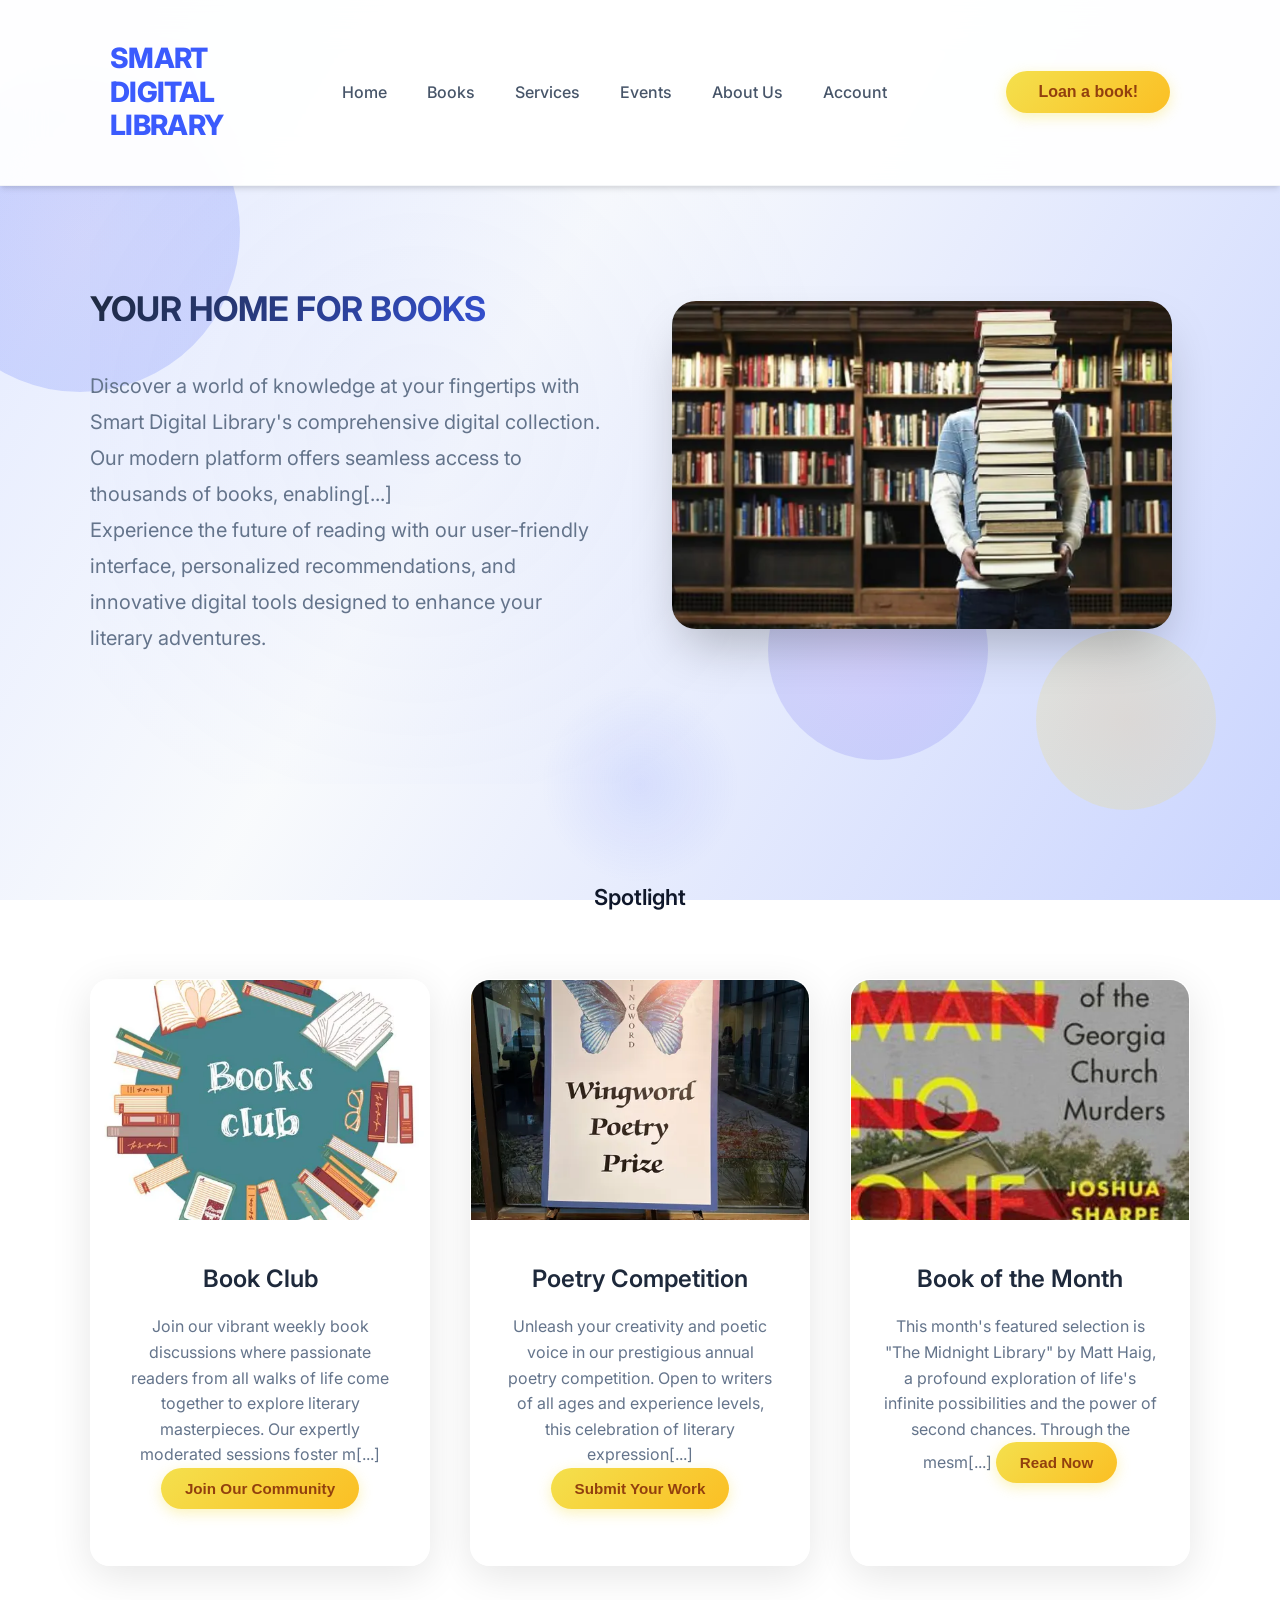
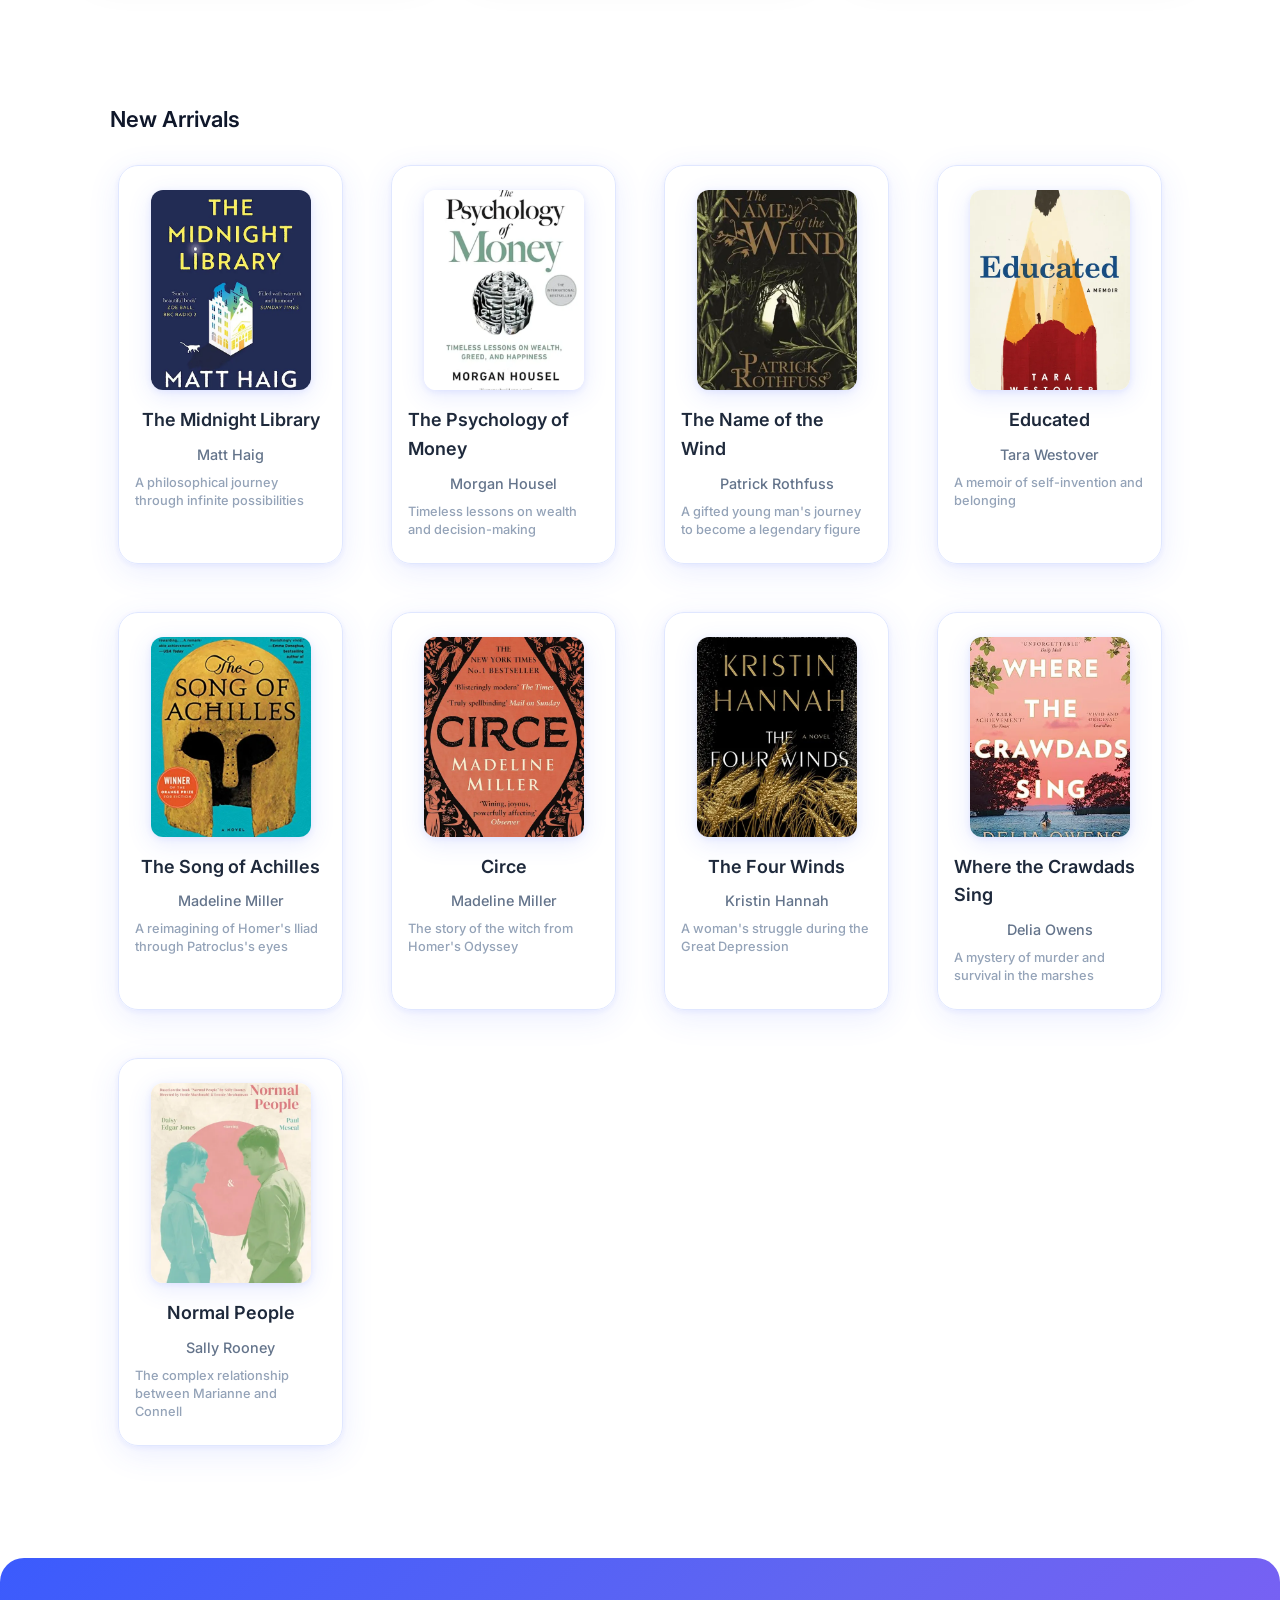
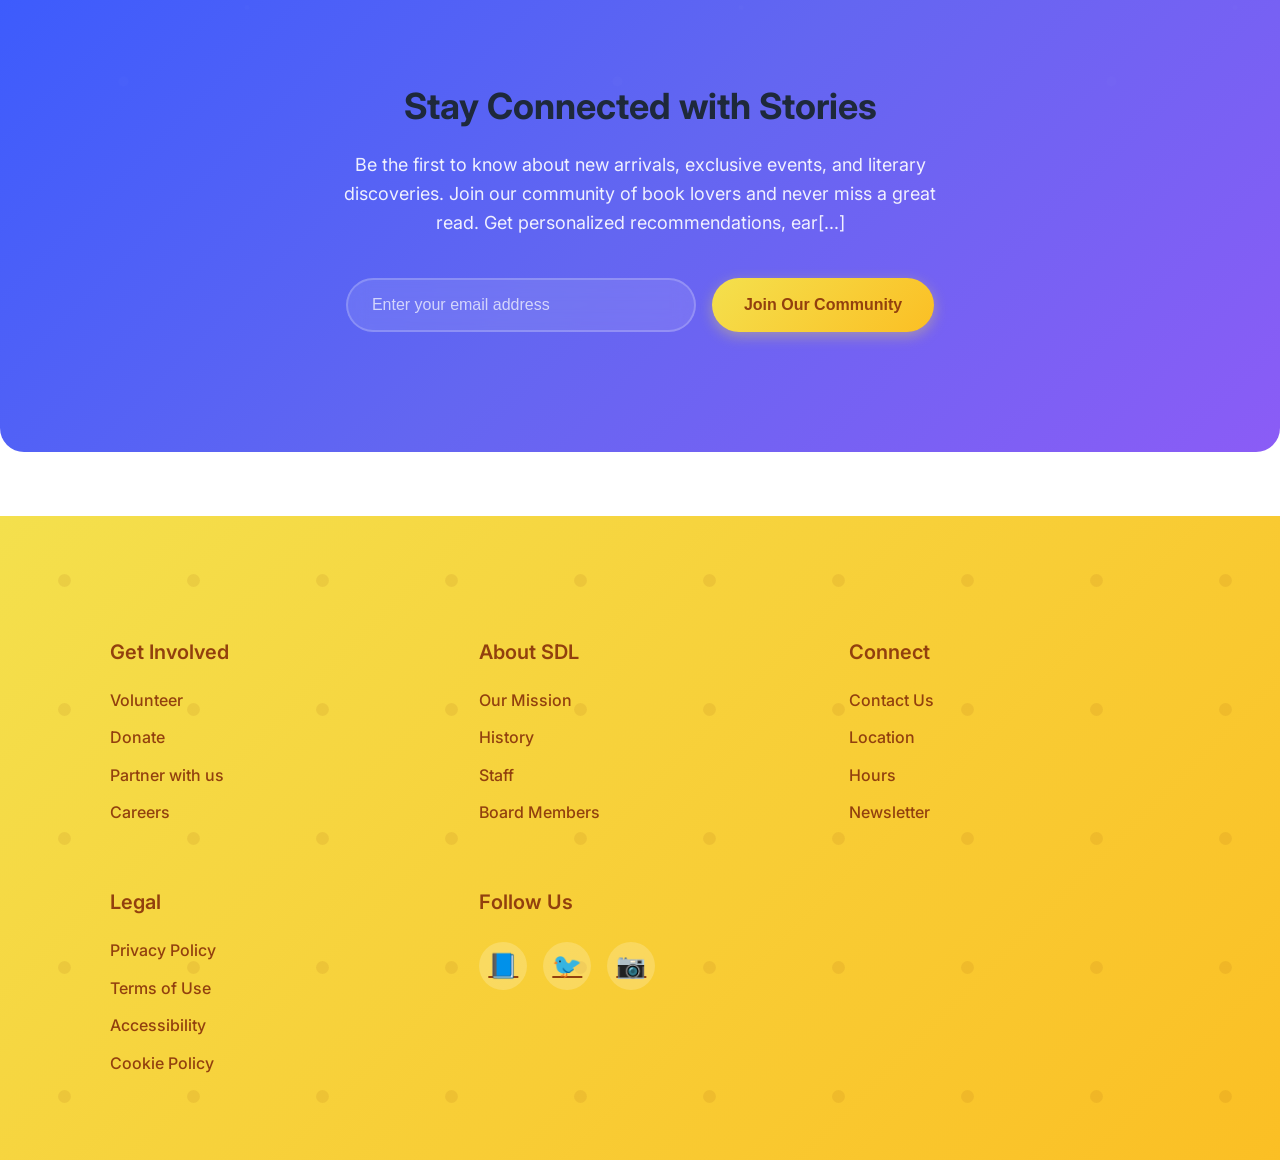
<file: index.html>
<!DOCTYPE html>
<html lang="en">
<head>
    <meta charset="UTF-8">
    <meta name="viewport" content="width=device-width, initial-scale=1.0">
    <title>Smart Digital Library - Home</title>
    <link href="https://fonts.googleapis.com/css2?family=Inter:wght@300;400;500;600;700&display=swap" rel="stylesheet">
    <link rel="stylesheet" href="css/style.css">
</head>
<body>
    <!-- Navbar -->
    <nav class="navbar">
        <div class="container">
            <div class="logo">
                <span>SMART</span>
                <span>DIGITAL</span>
                <span>LIBRARY</span>
            </div>
            <ul class="nav-menu">
                <li><a href="index.html">Home</a></li>
                <li><a href="books.html">Books</a></li>
                <li><a href="services.html">Services</a></li>
                <li><a href="events.html">Events</a></li>
                <li><a href="about.html">About Us</a></li>
                <li><a href="login.html">Account</a></li>
            </ul>
            <button class="loan-btn">Loan a book!</button>
        </div>
        <!-- Search bar removed -->
    </nav>

    <!-- Hero Section -->
    <section class="hero container">
        <div class="hero-text">
            <h1>YOUR HOME FOR BOOKS</h1>
            <p>Discover a world of knowledge at your fingertips with Smart Digital Library's comprehensive digital collection. Our modern platform offers seamless access to thousands of books, enabling[...]
            <p>Experience the future of reading with our user-friendly interface, personalized recommendations, and innovative digital tools designed to enhance your literary adventures.</p>
        </div>
        <div class="hero-image">
            <img src="images/library-hero.png" alt="Library Reading Experience">
        </div>
    </section>

    <!-- Spotlight Section -->
    <section class="spotlight container">
        <h2>Spotlight</h2>
        <div class="spotlight-cards">
            <div class="card">
                <img src="images/book-club.webp" alt="Book Club">
                <div class="card-content">
                    <h3>Book Club</h3>
                    <p>Join our vibrant weekly book discussions where passionate readers from all walks of life come together to explore literary masterpieces. Our expertly moderated sessions foster m[...]
                    <button class="btn">Join Our Community</button>
                </div>
            </div>
            <div class="card">
                <img src="images/poetry-competition.webp" alt="Poetry Competition">
                <div class="card-content">
                    <h3>Poetry Competition</h3>
                    <p>Unleash your creativity and poetic voice in our prestigious annual poetry competition. Open to writers of all ages and experience levels, this celebration of literary expression[...]
                    <button class="btn">Submit Your Work</button>
                </div>
            </div>
            <div class="card">
                <img src="images/book-of-the-month.webp" alt="Book of the Month">
                <div class="card-content">
                    <h3>Book of the Month</h3>
                    <p>This month's featured selection is "The Midnight Library" by Matt Haig, a profound exploration of life's infinite possibilities and the power of second chances. Through the mesm[...]
                    <button class="btn">Read Now</button>
                </div>
            </div>
        </div>
    </section>

    <!-- New Books Section -->
    <section class="new-books container">
        <h2>New Arrivals</h2>
        <div class="books-grid">
            <div class="book-card">
                <img src="images/the-midnight-library.webp" alt="The Midnight Library">
                <h4>The Midnight Library</h4>
                <p>Matt Haig</p>
                <small>A philosophical journey through infinite possibilities</small>
            </div>
            
            <div class="book-card">
                <img src="images/the-psychology-of-money.webp" alt="The Psychology of Money">
                <h4>The Psychology of Money</h4>
                <p>Morgan Housel</p>
                <small>Timeless lessons on wealth and decision-making</small>
            </div>
            
            <div class="book-card">
                <img src="images/the-name-of-the-wind.webp" alt="The Name of the Wind">
                <h4>The Name of the Wind</h4>
                <p>Patrick Rothfuss</p>
                <small>A gifted young man's journey to become a legendary figure</small>
            </div>
           
            <div class="book-card">
                <img src="images/educated.webp" alt="Educated">
                <h4>Educated</h4>
                <p>Tara Westover</p>
                <small>A memoir of self-invention and belonging</small>
            </div>
            <div class="book-card">
                <img src="images/the-song-of-achilles.webp" alt="The Song of Achilles">
                <h4>The Song of Achilles</h4>
                <p>Madeline Miller</p>
                <small>A reimagining of Homer's Iliad through Patroclus's eyes</small>
            </div>
            <div class="book-card">
                <img src="images/circe.webp" alt="Circe">
                <h4>Circe</h4>
                <p>Madeline Miller</p>
                <small>The story of the witch from Homer's Odyssey</small>
            </div>
            <div class="book-card">
                <img src="images/the-four-winds.webp" alt="The Four Winds">
                <h4>The Four Winds</h4>
                <p>Kristin Hannah</p>
                <small>A woman's struggle during the Great Depression</small>
            </div>
            <div class="book-card">
                <img src="images/where-the-crawdads-sing.webp" alt="Where the Crawdads Sing">
                <h4>Where the Crawdads Sing</h4>
                <p>Delia Owens</p>
                <small>A mystery of murder and survival in the marshes</small>
            </div>
           
            <div class="book-card">
                <img src="images/normal-people.webp" alt="Normal People">
                <h4>Normal People</h4>
                <p>Sally Rooney</p>
                <small>The complex relationship between Marianne and Connell</small>
            </div>
           
        </div>
    </section>

    <!-- Newsletter Section -->
    <section class="newsletter">
        <div class="container">
            <h3>Stay Connected with Stories</h3>
            <p>Be the first to know about new arrivals, exclusive events, and literary discoveries. Join our community of book lovers and never miss a great read. Get personalized recommendations, ear[...]
            <form>
                <input type="email" placeholder="Enter your email address">
                <button class="btn">Join Our Community</button>
            </form>
        </div>
    </section>

    <!-- Footer -->
    <footer class="footer">
        <div class="container">
            <div>
                <h4>Get Involved</h4>
                <ul>
                    <li><a href="#">Volunteer</a></li>
                    <li><a href="#">Donate</a></li>
                    <li><a href="#">Partner with us</a></li>
                    <li><a href="#">Careers</a></li>
                </ul>
            </div>
            <div>
                <h4>About SDL</h4>
                <ul>
                    <li><a href="about.html">Our Mission</a></li>
                    <li><a href="about.html">History</a></li>
                    <li><a href="about.html">Staff</a></li>
                    <li><a href="#">Board Members</a></li>
                </ul>
            </div>
            <div>
                <h4>Connect</h4>
                <ul>
                    <li><a href="#">Contact Us</a></li>
                    <li><a href="#">Location</a></li>
                    <li><a href="#">Hours</a></li>
                    <li><a href="#">Newsletter</a></li>
                </ul>
            </div>
            <div>
                <h4>Legal</h4>
                <ul>
                    <li><a href="#">Privacy Policy</a></li>
                    <li><a href="#">Terms of Use</a></li>
                    <li><a href="#">Accessibility</a></li>
                    <li><a href="#">Cookie Policy</a></li>
                </ul>
            </div>
            <div>
                <h4>Follow Us</h4>
                <div class="social-icons">
                    <a href="#">📘</a>
                    <a href="#">🐦</a>
                    <a href="#">📷</a>
                </div>
            </div>
        </div>
    </footer>

    <script src="js/script.js"></script>
</body>
</html>
<!-- Animated background shapes -->
<div class="animated-shape" style="width: 320px; height: 320px; background: radial-gradient(circle, #6366f1 0%, #3b5bfd 80%, transparent 100%); top: 8vh; left: -80px; animation-delay: 0s;"></div>
<div class="animated-shape" style="width: 180px; height: 180px; background: radial-gradient(circle, #fbbf24 0%, #f4e04d 80%, transparent 100%); bottom: 10vh; right: 5vw; animation-delay: 3s;"></div>
<div class="animated-shape" style="width: 220px; height: 220px; background: radial-gradient(circle, #8b5cf6 0%, #6366f1 80%, transparent 100%); top: 60vh; left: 60vw; animation-delay: 6s;"></div>
</html>
</file>
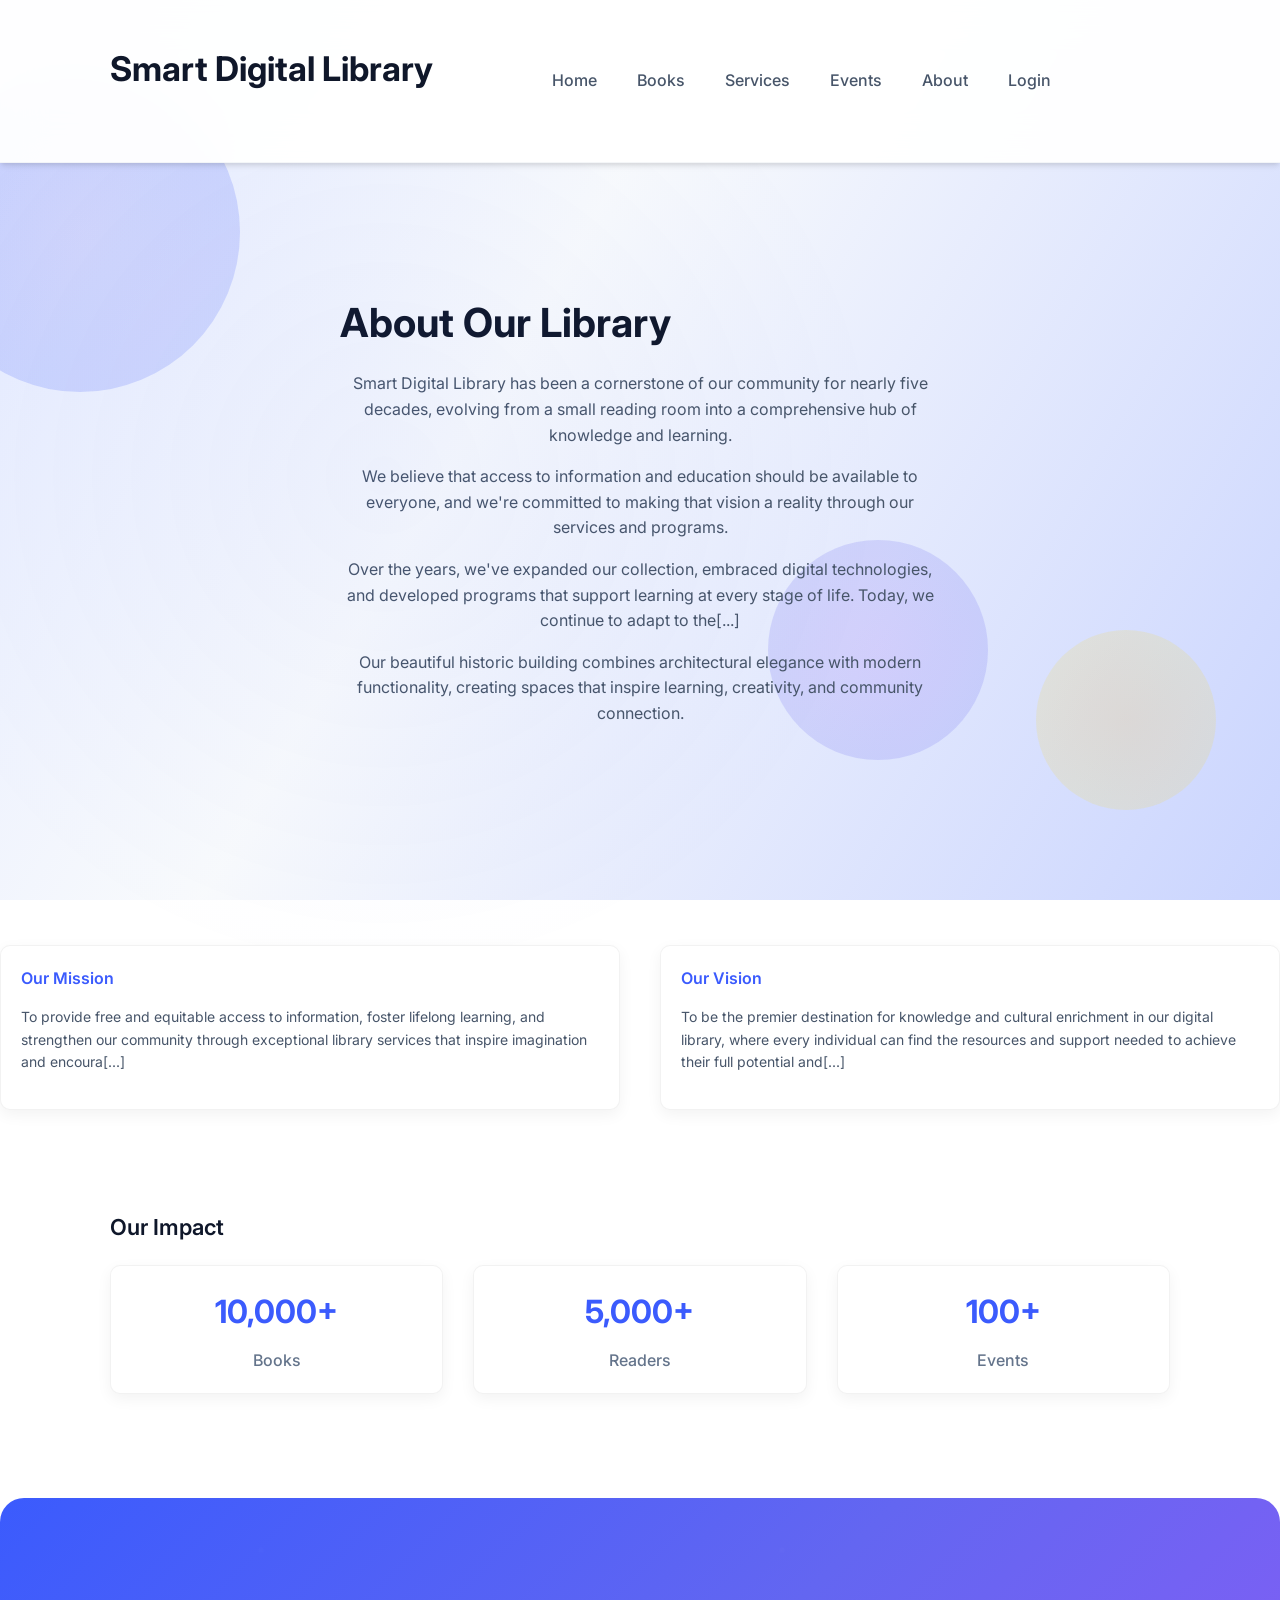
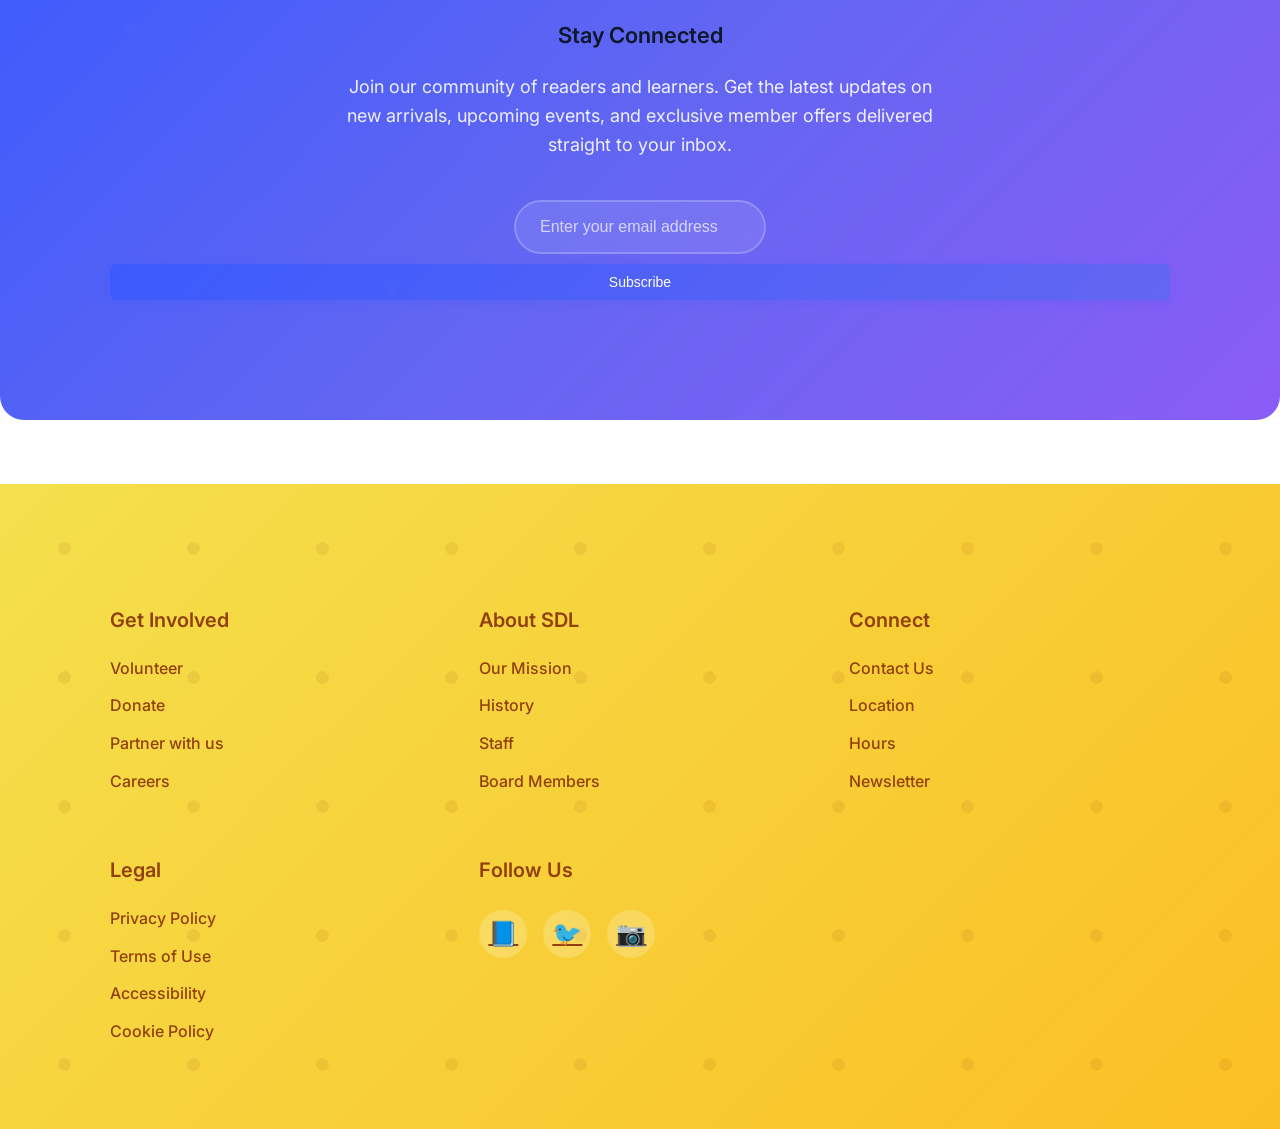
<file: about.html>
<!DOCTYPE html>
<html lang="en">
<head>
    <meta charset="UTF-8">
    <meta name="viewport" content="width=device-width, initial-scale=1.0">
    <title>About - Smart Digital Library</title>
    <link rel="stylesheet" href="css/style.css">
    <link href="https://fonts.googleapis.com/css2?family=Inter:wght@300;400;500;600;700&display=swap" rel="stylesheet">
</head>
<body>
    <!-- Navigation -->
    <nav class="navbar">
        <div class="container">
            <div class="nav-brand">
                <h1>Smart Digital Library</h1>
            </div>
            <ul class="nav-menu">
                <li><a href="index.html">Home</a></li>
                <li><a href="books.html">Books</a></li>
                <li><a href="services.html">Services</a></li>
                <li><a href="events.html">Events</a></li>
                <li><a href="about.html" class="active">About</a></li>
                <li><a href="login.html">Login</a></li>
            </ul>
            <div class="hamburger">
                <span></span>
                <span></span>
                <span></span>
            </div>
        </div>
    </nav>


    <!-- Hero & Introduction Section -->
    <section class="about hero fadeInUp">
        <div class="container">
            <h1>About Our Library</h1>
            <div class="about-intro centered">
                <p>Smart Digital Library has been a cornerstone of our community for nearly five decades, evolving from a small reading room into a comprehensive hub of knowledge and learning.</p>
                <p>We believe that access to information and education should be available to everyone, and we're committed to making that vision a reality through our services and programs.</p>
                <p>Over the years, we've expanded our collection, embraced digital technologies, and developed programs that support learning at every stage of life. Today, we continue to adapt to the[...]</p>
                <p>Our beautiful historic building combines architectural elegance with modern functionality, creating spaces that inspire learning, creativity, and community connection.</p>
            </div>
        </div>
    </section>

    <!-- Mission & Vision -->
    <section class="page-section">
        <div class="mission-vision">
            <div class="mission-card fadeInUp">
                <h3>Our Mission</h3>
                <p>To provide free and equitable access to information, foster lifelong learning, and strengthen our community through exceptional library services that inspire imagination and encoura[...]</p>
            </div>
            <div class="vision-card fadeInUp">
                <h3>Our Vision</h3>
                <p>To be the premier destination for knowledge and cultural enrichment in our digital library, where every individual can find the resources and support needed to achieve their full potential and[...]</p>
            </div>
        </div>
    </section>

    <!-- Impact Stats -->
    <section class="page-section">
        <div class="container">
            <h2>Our Impact</h2>
            <div class="impact-stats stats-grid">
                <div class="stat-card fadeInUp">
                    <div class="stat-number">10,000+</div>
                    <div class="stat-label">Books</div>
                </div>
                <div class="stat-card fadeInUp">
                    <div class="stat-number">5,000+</div>
                    <div class="stat-label">Readers</div>
                </div>
                <div class="stat-card fadeInUp">
                    <div class="stat-number">100+</div>
                    <div class="stat-label">Events</div>
                </div>
            </div>
        </div>
    </section>

    <!-- Newsletter -->
    <section class="newsletter">
        <div class="container">
            <h2>Stay Connected</h2>
            <p>Join our community of readers and learners. Get the latest updates on new arrivals, upcoming events, and exclusive member offers delivered straight to your inbox.</p>
            <div class="newsletter-form">
                <input type="email" placeholder="Enter your email address" required>
                <button type="submit" class="btn-primary">Subscribe</button>
            </div>
        </div>
    </section>

    <!-- Footer -->
    <footer class="footer">
        <div class="container">
            <div>
                <h4>Get Involved</h4>
                <ul>
                    <li><a href="#">Volunteer</a></li>
                    <li><a href="#">Donate</a></li>
                    <li><a href="#">Partner with us</a></li>
                    <li><a href="#">Careers</a></li>
                </ul>
            </div>
            <div>
                <h4>About SDL</h4>
                <ul>
                    <li><a href="about.html">Our Mission</a></li>
                    <li><a href="about.html">History</a></li>
                    <li><a href="about.html">Staff</a></li>
                    <li><a href="#">Board Members</a></li>
                </ul>
            </div>
            <div>
                <h4>Connect</h4>
                <ul>
                    <li><a href="#">Contact Us</a></li>
                    <li><a href="#">Location</a></li>
                    <li><a href="#">Hours</a></li>
                    <li><a href="#">Newsletter</a></li>
                </ul>
            </div>
            <div>
                <h4>Legal</h4>
                <ul>
                    <li><a href="#">Privacy Policy</a></li>
                    <li><a href="#">Terms of Use</a></li>
                    <li><a href="#">Accessibility</a></li>
                    <li><a href="#">Cookie Policy</a></li>
                </ul>
            </div>
            <div>
                <h4>Follow Us</h4>
                <div class="social-icons">
                    <a href="#">📘</a>
                    <a href="#">🐦</a>
                    <a href="#">📷</a>
                </div>
            </div>
        </div>
    </footer>

    <script src="js/script.js"></script>
</body>
</html>
<!-- Animated background shapes -->
<div class="animated-shape" style="width: 320px; height: 320px; background: radial-gradient(circle, #6366f1 0%, #3b5bfd 80%, transparent 100%); top: 8vh; left: -80px; animation-delay: 0s;"></div>
<div class="animated-shape" style="width: 180px; height: 180px; background: radial-gradient(circle, #fbbf24 0%, #f4e04d 80%, transparent 100%); bottom: 10vh; right: 5vw; animation-delay: 3s;"></div>
<div class="animated-shape" style="width: 220px; height: 220px; background: radial-gradient(circle, #8b5cf6 0%, #6366f1 80%, transparent 100%); top: 60vh; left: 60vw; animation-delay: 6s;"></div>
</html>
</file>
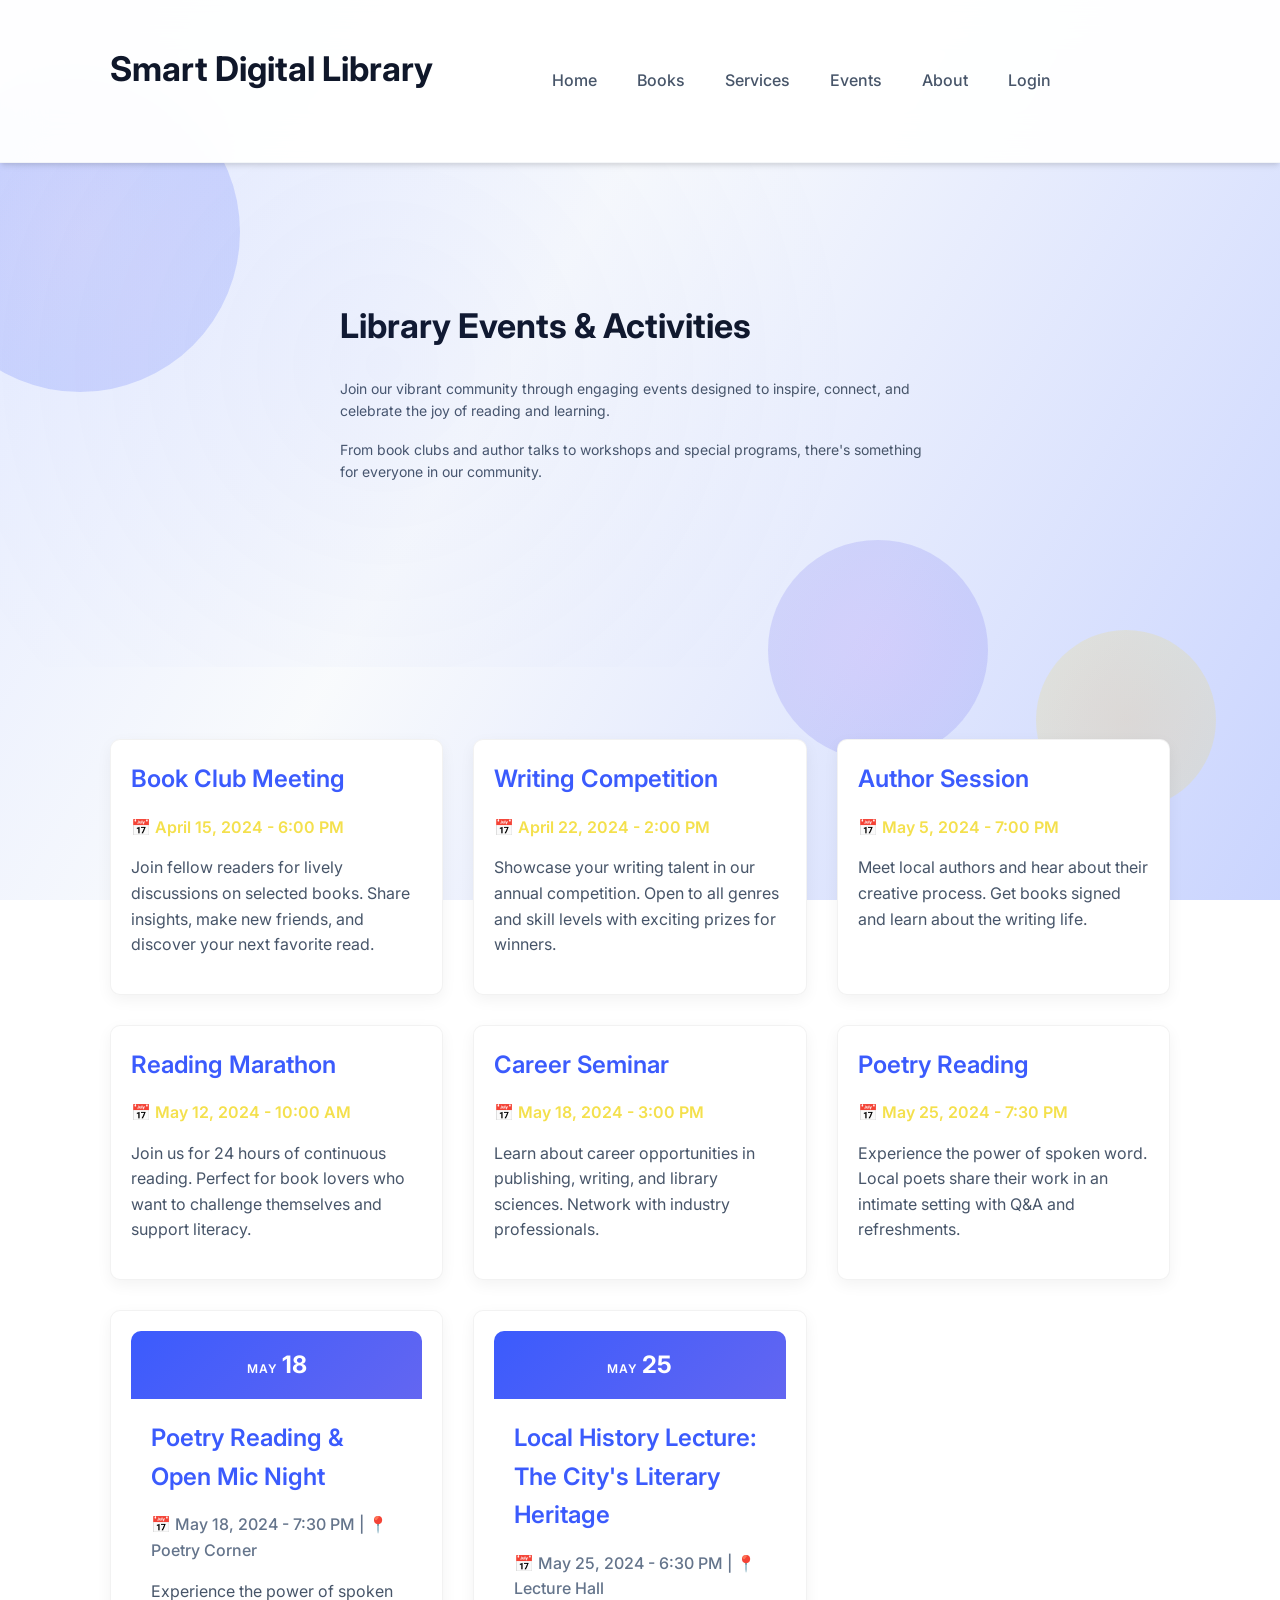
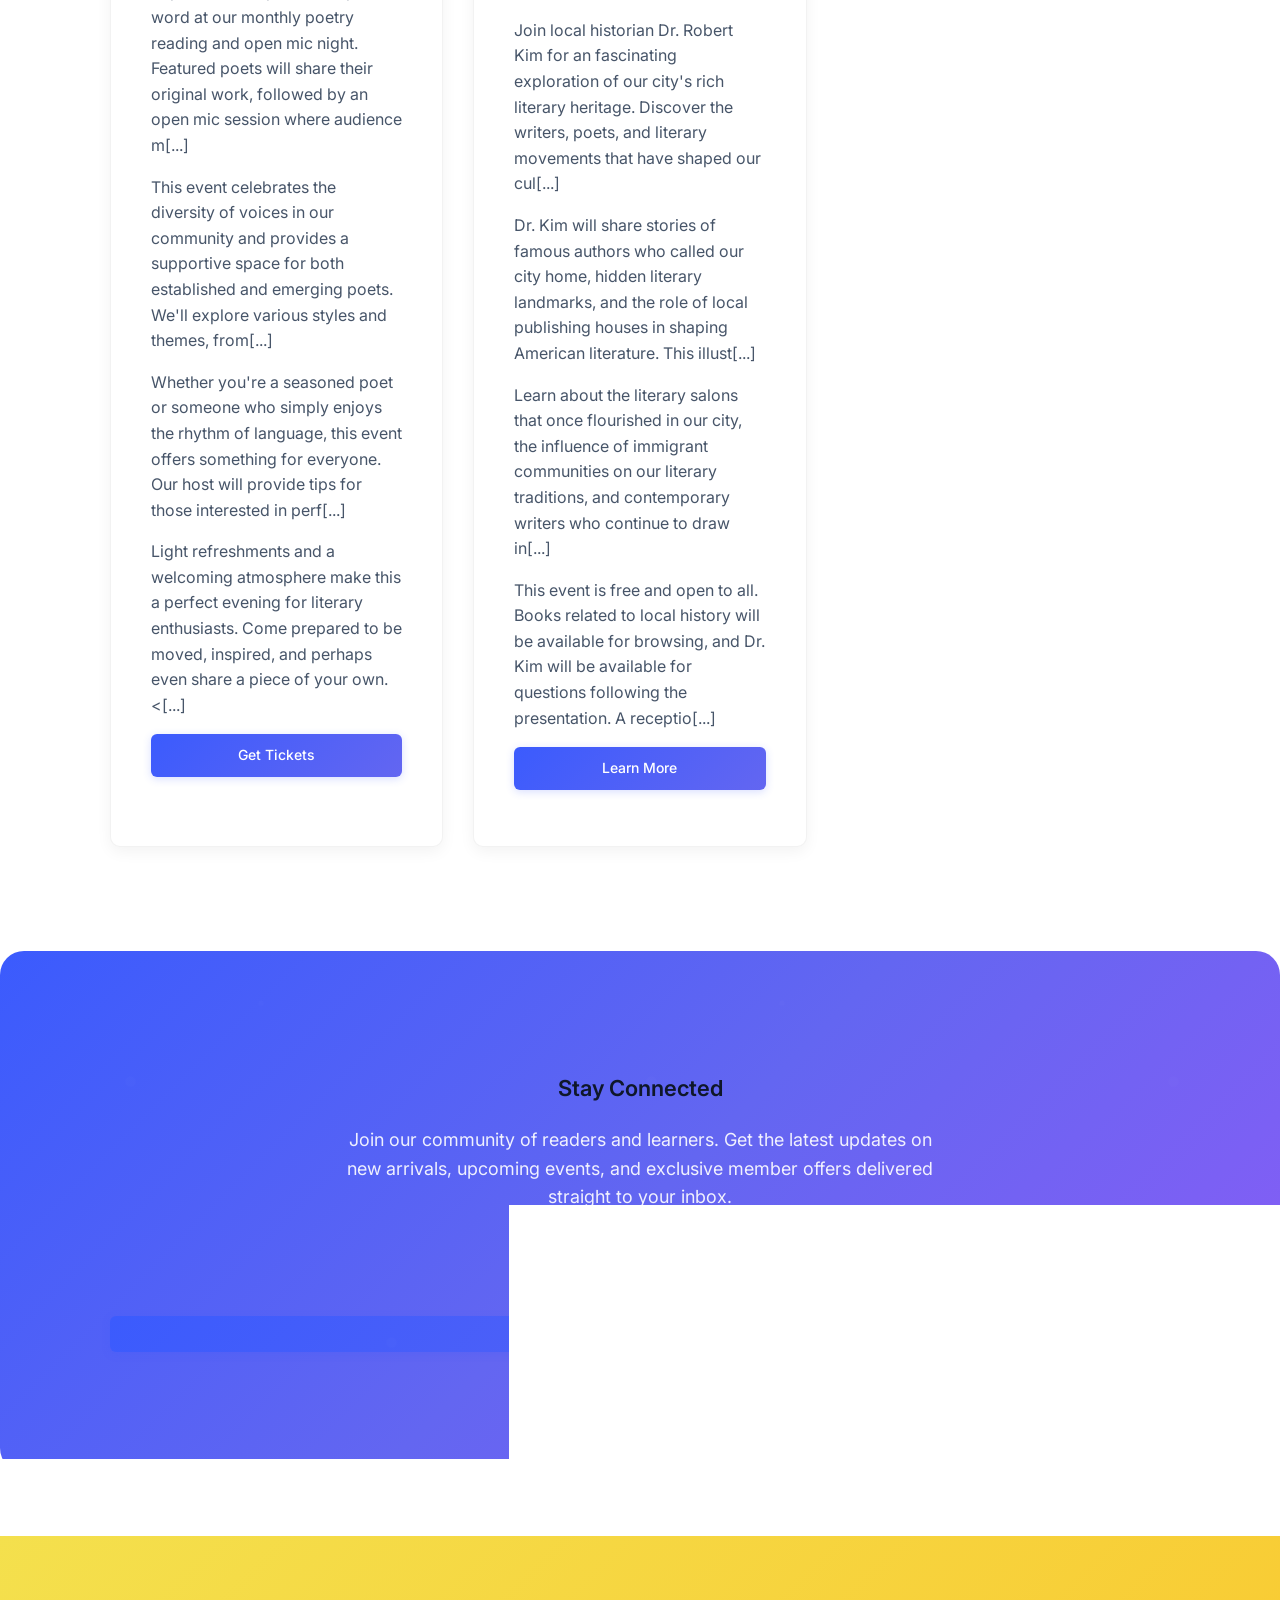
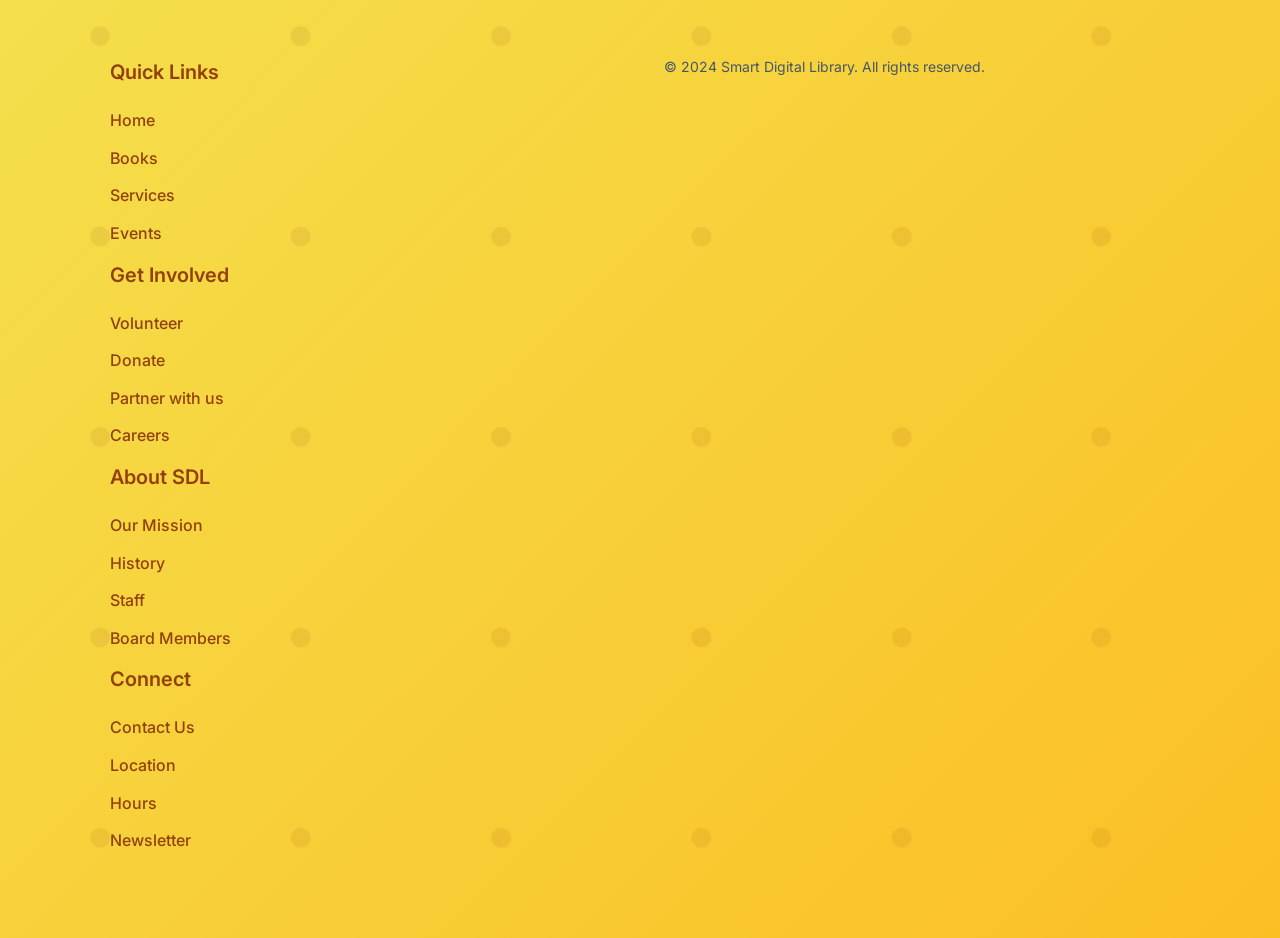
<file: events.html>
<!DOCTYPE html>
<html lang="en">
<head>
    <meta charset="UTF-8">
    <meta name="viewport" content="width=device-width, initial-scale=1.0">
    <title>Events - Smart Digital Library</title>
    <link rel="stylesheet" href="css/style.css">
    <link href="https://fonts.googleapis.com/css2?family=Inter:wght@300;400;500;600;700&display=swap" rel="stylesheet">
</head>
<body>
    <!-- Navigation -->
    <nav class="navbar">
        <div class="container">
            <div class="nav-brand">
                <h1>Smart Digital Library</h1>
            </div>
            <ul class="nav-menu">
                <li><a href="index.html">Home</a></li>
                <li><a href="books.html">Books</a></li>
                <li><a href="services.html">Services</a></li>
                <li><a href="events.html" class="active">Events</a></li>
                <li><a href="about.html">About</a></li>
                <li><a href="login.html">Login</a></li>
            </ul>
            <div class="hamburger">
                <span></span>
                <span></span>
                <span></span>
            </div>
        </div>
    </nav>

    <!-- Hero Section -->
    <section class="hero">
        <div class="container">
            <h1>Library Events & Activities</h1>
            <p>Join our vibrant community through engaging events designed to inspire, connect, and celebrate the joy of reading and learning.</p>
            <p>From book clubs and author talks to workshops and special programs, there's something for everyone in our community.</p>
        </div>
    </section>

    <!-- Events Grid -->
    <section class="events-grid fadeInUp container">
        <div class="event-card fadeInUp">
            <h3>Book Club Meeting</h3>
            <p class="date">📅 April 15, 2024 - 6:00 PM</p>
            <p>Join fellow readers for lively discussions on selected books. Share insights, make new friends, and discover your next favorite read.</p>
        </div>
        <div class="event-card fadeInUp">
            <h3>Writing Competition</h3>
            <p class="date">📅 April 22, 2024 - 2:00 PM</p>
            <p>Showcase your writing talent in our annual competition. Open to all genres and skill levels with exciting prizes for winners.</p>
        </div>
        <div class="event-card fadeInUp">
            <h3>Author Session</h3>
            <p class="date">📅 May 5, 2024 - 7:00 PM</p>
            <p>Meet local authors and hear about their creative process. Get books signed and learn about the writing life.</p>
        </div>
        <div class="event-card fadeInUp">
            <h3>Reading Marathon</h3>
            <p class="date">📅 May 12, 2024 - 10:00 AM</p>
            <p>Join us for 24 hours of continuous reading. Perfect for book lovers who want to challenge themselves and support literacy.</p>
        </div>
        <div class="event-card fadeInUp">
            <h3>Career Seminar</h3>
            <p class="date">📅 May 18, 2024 - 3:00 PM</p>
            <p>Learn about career opportunities in publishing, writing, and library sciences. Network with industry professionals.</p>
        </div>
        <div class="event-card fadeInUp">
            <h3>Poetry Reading</h3>
            <p class="date">📅 May 25, 2024 - 7:30 PM</p>
            <p>Experience the power of spoken word. Local poets share their work in an intimate setting with Q&A and refreshments.</p>
        </div>
        <div class="event-card fadeInUp">
            <div class="event-date">
                <span class="month">MAY</span>
                <span class="day">18</span>
            </div>
            <div class="event-content">
                <h3>Poetry Reading & Open Mic Night</h3>
                <p class="event-meta">📅 May 18, 2024 - 7:30 PM | 📍 Poetry Corner</p>
                <p>Experience the power of spoken word at our monthly poetry reading and open mic night. Featured poets will share their original work, followed by an open mic session where audience m[...]
                <p>This event celebrates the diversity of voices in our community and provides a supportive space for both established and emerging poets. We'll explore various styles and themes, from[...]
                <p>Whether you're a seasoned poet or someone who simply enjoys the rhythm of language, this event offers something for everyone. Our host will provide tips for those interested in perf[...]
                <p>Light refreshments and a welcoming atmosphere make this a perfect evening for literary enthusiasts. Come prepared to be moved, inspired, and perhaps even share a piece of your own.<[...]
                <a href="#" class="btn-primary">Get Tickets</a>
            </div>
        </div>
        <div class="event-card fadeInUp">
            <div class="event-date">
                <span class="month">MAY</span>
                <span class="day">25</span>
            </div>
            <div class="event-content">
                <h3>Local History Lecture: The City's Literary Heritage</h3>
                <p class="event-meta">📅 May 25, 2024 - 6:30 PM | 📍 Lecture Hall</p>
                <p>Join local historian Dr. Robert Kim for an fascinating exploration of our city's rich literary heritage. Discover the writers, poets, and literary movements that have shaped our cul[...]
                <p>Dr. Kim will share stories of famous authors who called our city home, hidden literary landmarks, and the role of local publishing houses in shaping American literature. This illust[...]
                <p>Learn about the literary salons that once flourished in our city, the influence of immigrant communities on our literary traditions, and contemporary writers who continue to draw in[...]
                <p>This event is free and open to all. Books related to local history will be available for browsing, and Dr. Kim will be available for questions following the presentation. A receptio[...]
                <a href="#" class="btn-primary">Learn More</a>
            </div>
        </div>
    </section>

    <!-- Newsletter -->
    <section class="newsletter">
        <div class="container">
            <h2>Stay Connected</h2>
            <p>Join our community of readers and learners. Get the latest updates on new arrivals, upcoming events, and exclusive member offers delivered straight to your inbox.</p>
            <div class="newsletter-form">
                <input type="email" placeholder="Enter your email address" required>
                <button type="submit" class="btn-primary">Subscribe</button>
            </div>
        </div>
    </section>

    <!-- Footer -->
    <footer class="footer">
        <div class="container">
            <div class="footer-content">
                <div>
                    <h4>Quick Links</h4>
                    <ul>
                        <li><a href="index.html">Home</a></li>
                        <li><a href="books.html">Books</a></li>
                        <li><a href="services.html">Services</a></li>
                        <li><a href="events.html">Events</a></li>
                    </ul>
                </div>
                <div>
                    <h4>Get Involved</h4>
                    <ul>
                        <li><a href="#">Volunteer</a></li>
                        <li><a href="#">Donate</a></li>
                        <li><a href="#">Partner with us</a></li>
                        <li><a href="#">Careers</a></li>
                    </ul>
                </div>
                <div>
                    <h4>About SDL</h4>
                    <ul>
                        <li><a href="about.html">Our Mission</a></li>
                        <li><a href="about.html">History</a></li>
                        <li><a href="about.html">Staff</a></li>
                        <li><a href="#">Board Members</a></li>
                    </ul>
                </div>
                <div>
                    <h4>Connect</h4>
                    <ul>
                        <li><a href="#">Contact Us</a></li>
                        <li><a href="#">Location</a></li>
                        <li><a href="#">Hours</a></li>
                        <li><a href="#">Newsletter</a></li>
                    </ul>
                </div>
            </div>
            <div class="footer-bottom">
                <p>&copy; 2024 Smart Digital Library. All rights reserved.</p>
            </div>
        </div>
    </footer>

    <script src="js/script.js"></script>
</body>
</html>
<!-- Animated background shapes -->
<div class="animated-shape" style="width: 320px; height: 320px; background: radial-gradient(circle, #6366f1 0%, #3b5bfd 80%, transparent 100%); top: 8vh; left: -80px; animation-delay: 0s;"></div>
<div class="animated-shape" style="width: 180px; height: 180px; background: radial-gradient(circle, #fbbf24 0%, #f4e04d 80%, transparent 100%); bottom: 10vh; right: 5vw; animation-delay: 3s;"></div>
<div class="animated-shape" style="width: 220px; height: 220px; background: radial-gradient(circle, #8b5cf6 0%, #6366f1 80%, transparent 100%); top: 60vh; left: 60vw; animation-delay: 6s;"></div>
</html>
</file>
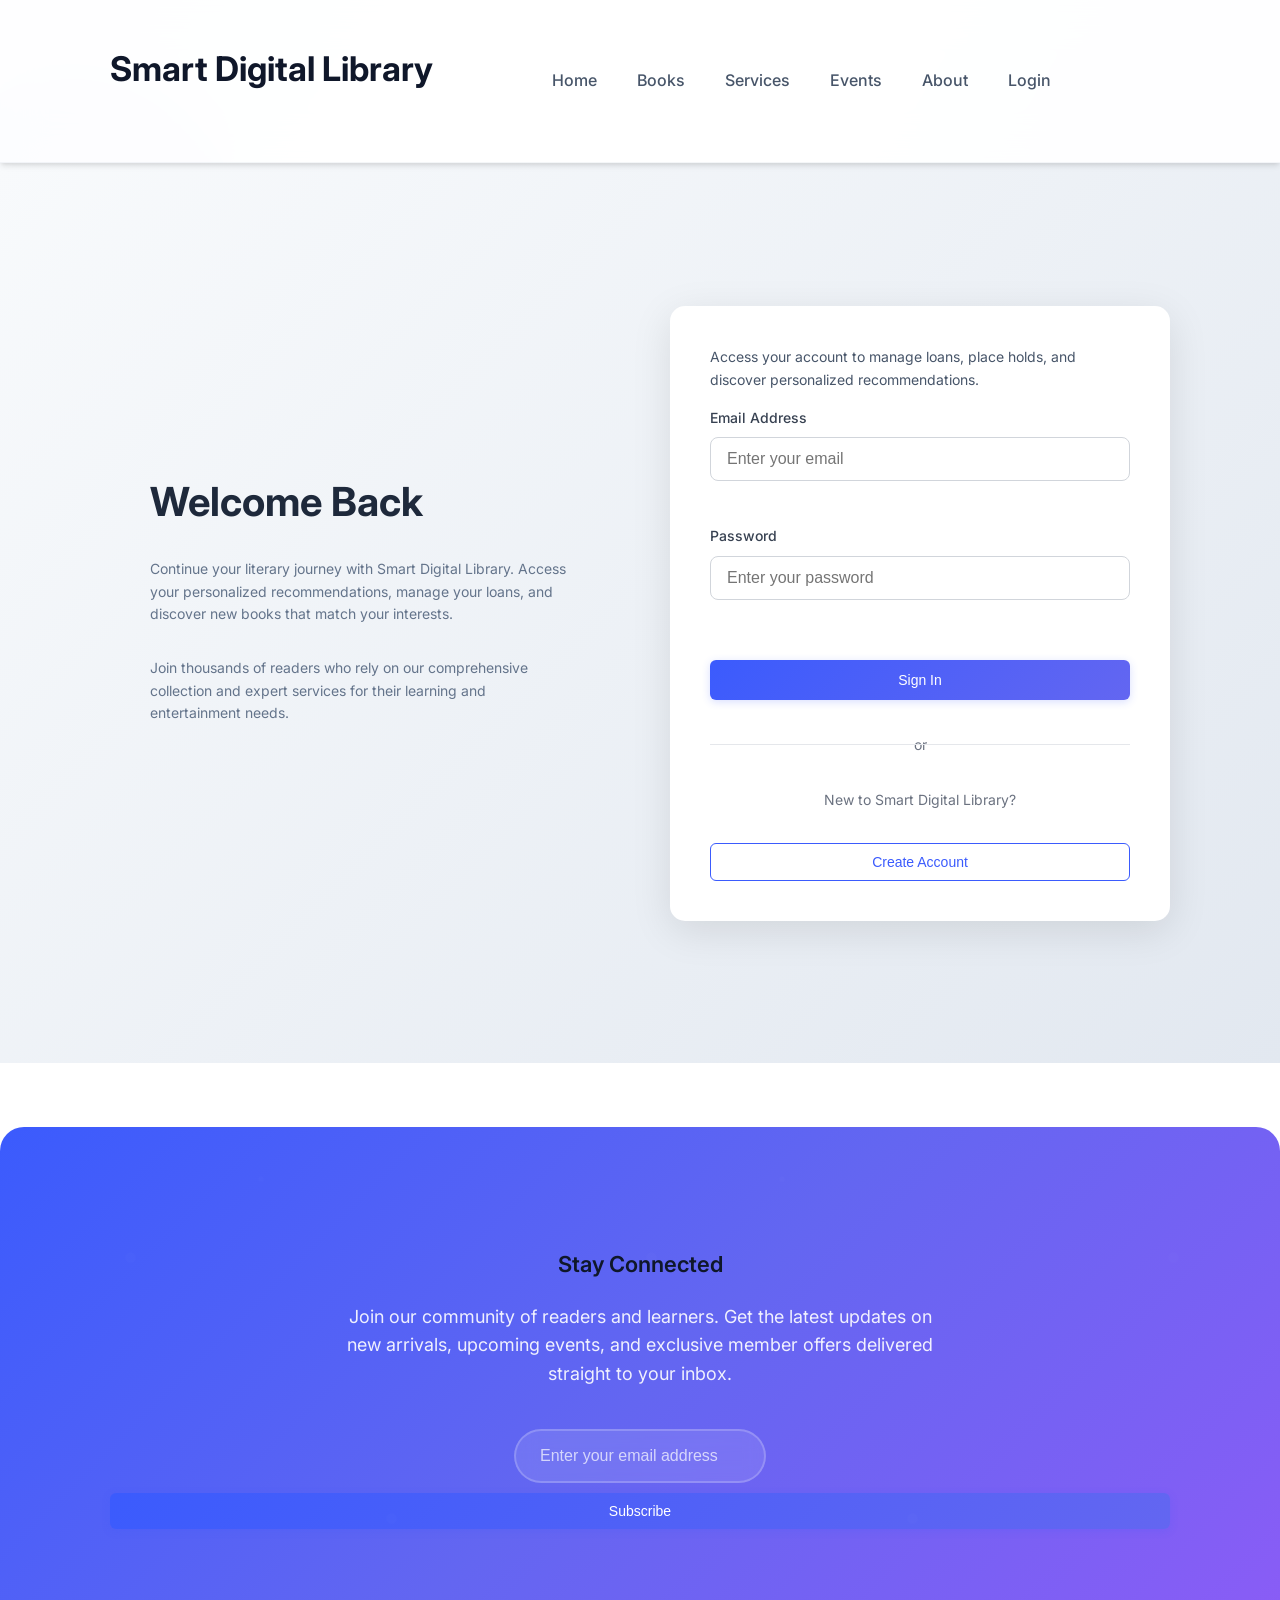
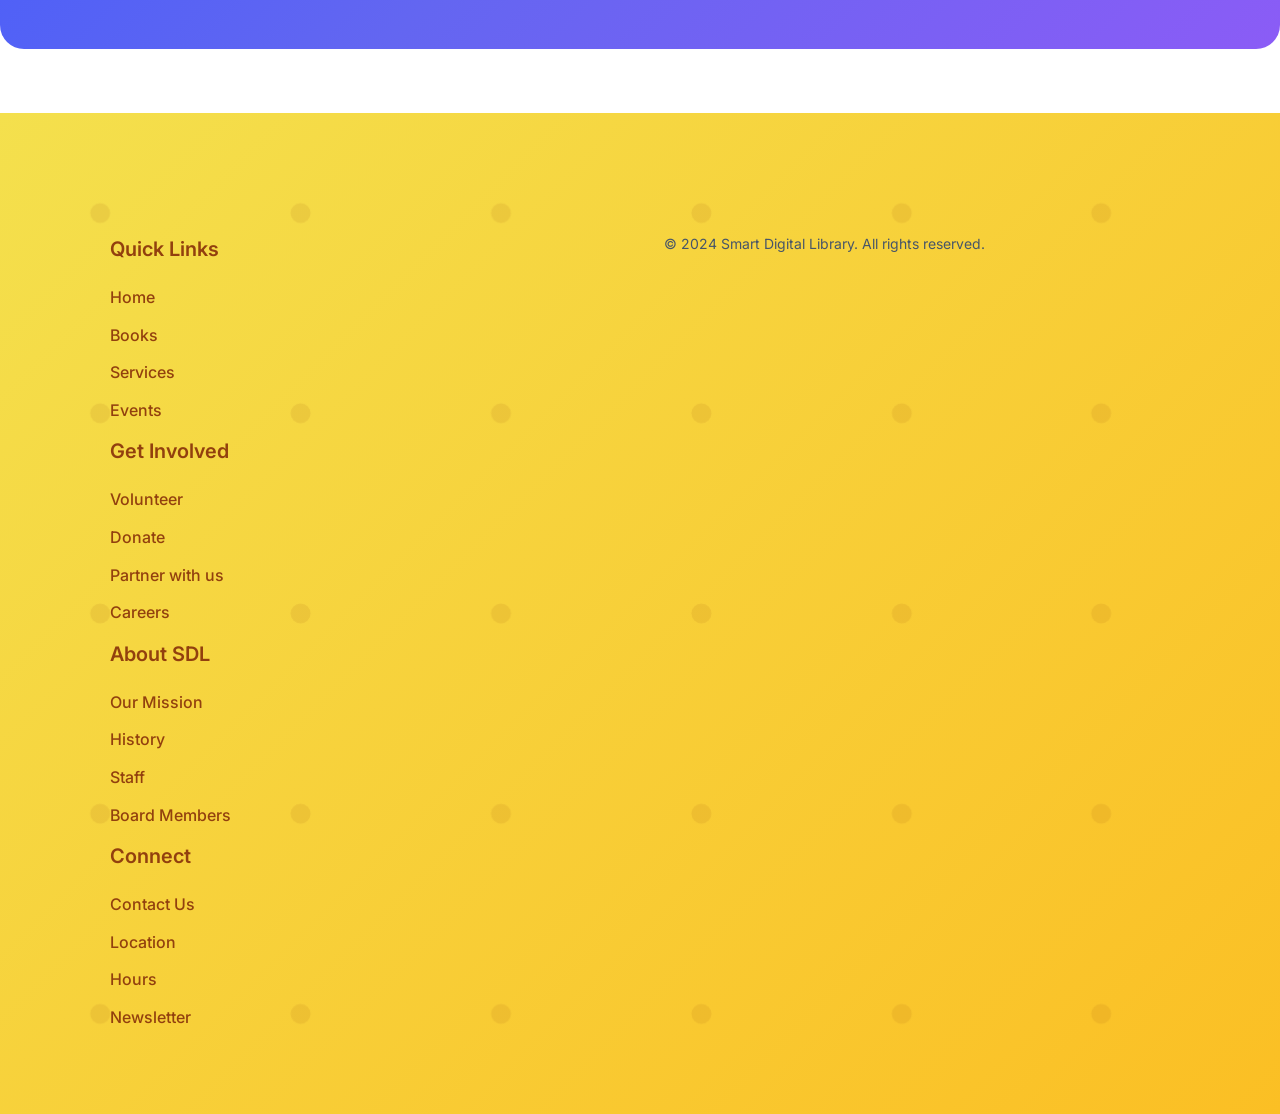
<file: login.html>
<!DOCTYPE html>
<html lang="en">
<head>
    <meta charset="UTF-8">
    <meta name="viewport" content="width=device-width, initial-scale=1.0">
    <title>Login - Smart Digital Library</title>
    <link rel="stylesheet" href="css/style.css">
    <link href="https://fonts.googleapis.com/css2?family=Inter:wght@300;400;500;600;700&display=swap" rel="stylesheet">
</head>
<body>
    <!-- Navigation -->
    <nav class="navbar">
        <div class="container">
            <div class="nav-brand">
                <h1>Smart Digital Library</h1>
            </div>
            <ul class="nav-menu">
                <li><a href="index.html">Home</a></li>
                <li><a href="books.html">Books</a></li>
                <li><a href="services.html">Services</a></li>
                <li><a href="events.html">Events</a></li>
                <li><a href="about.html">About</a></li>
                <li><a href="login.html" class="active">Login</a></li>
            </ul>
            <div class="hamburger">
                <span></span>
                <span></span>
                <span></span>
            </div>
        </div>
    </nav>

    <!-- Login Section -->
    <section class="login-section fadeInUp">
        <div class="login-container">
            <!-- Welcome Panel -->
            <div class="welcome-panel fadeInUp">
                <h1>Welcome Back</h1>
                <p>Continue your literary journey with Smart Digital Library. Access your personalized recommendations, manage your loans, and discover new books that match your interests.</p>
                <p>Join thousands of readers who rely on our comprehensive collection and expert services for their learning and entertainment needs.</p>
            </div>
            <div class="login-panel fadeInUp">
                <p>Access your account to manage loans, place holds, and discover personalized recommendations.</p>
                <form class="login-form" id="loginForm">
                    <div class="form-group">
                        <label for="email">Email Address</label>
                        <input type="email" id="email" name="email" required placeholder="Enter your email">
                    </div>
                    <div class="form-group">
                        <label for="password">Password</label>
                        <input type="password" id="password" name="password" required placeholder="Enter your password">
                    </div>
                    <button type="submit" class="btn-primary login-btn">Sign In</button>
                </form>
                <div class="divider">
                    <span>or</span>
                </div>
                <div class="register-prompt">
                    <p>New to Smart Digital Library?</p>
                    <button class="btn-secondary" onclick="showRegisterForm()">Create Account</button>
                </div>
                <!-- Register Form (Hidden by default) -->
                <form class="register-form" id="registerForm" style="display: none;">
                    <h3>Create Account</h3>
                    <p>Join our community of readers and get instant access to all library services.</p>
                    <div class="form-row">
                        <div class="form-group">
                            <label for="firstName">First Name</label>
                            <input type="text" id="firstName" name="firstName" required placeholder="First name">
                        </div>
                        <div class="form-group">
                            <label for="lastName">Last Name</label>
                            <input type="text" id="lastName" name="lastName" required placeholder="Last name">
                        </div>
                    </div>
                    <div class="form-group">
                        <label for="registerEmail">Email Address</label>
                        <input type="email" id="registerEmail" name="registerEmail" required placeholder="Enter your email">
                    </div>
                    <div class="form-group">
                        <label for="registerPassword">Password</label>
                        <input type="password" id="registerPassword" name="registerPassword" required placeholder="Create a password">
                    </div>
                    <div class="form-group">
                        <label for="confirmPassword">Confirm Password</label>
                        <input type="password" id="confirmPassword" name="confirmPassword" required placeholder="Confirm your password">
                    </div>
                    <div class="form-options">
                        <label class="checkbox-label">
                            <input type="checkbox" name="terms" required>
                            <span class="checkmark"></span>
                            I agree to the <a href="#" class="link">Terms of Service</a> and <a href="#" class="link">Privacy Policy</a>
                        </label>
                    </div>
                    <button type="submit" class="btn-primary">Create Account</button>
                    <button type="button" class="btn-secondary back-btn" onclick="hideRegisterForm()">Back to Sign In</button>
                </form>
            </div>
        </div>
    </section>

    <!-- Newsletter -->
    <section class="newsletter">
        <div class="container">
            <h2>Stay Connected</h2>
            <p>Join our community of readers and learners. Get the latest updates on new arrivals, upcoming events, and exclusive member offers delivered straight to your inbox.</p>
            <div class="newsletter-form">
                <input type="email" placeholder="Enter your email address" required>
                <button type="submit" class="btn-primary">Subscribe</button>
            </div>
        </div>
    </section>

    <!-- Footer -->
    <footer class="footer">
        <div class="container">
            <div class="footer-content">
                <div>
                    <h4>Quick Links</h4>
                    <ul>
                        <li><a href="index.html">Home</a></li>
                        <li><a href="books.html">Books</a></li>
                        <li><a href="services.html">Services</a></li>
                        <li><a href="events.html">Events</a></li>
                    </ul>
                </div>
                <div>
                    <h4>Get Involved</h4>
                    <ul>
                        <li><a href="#">Volunteer</a></li>
                        <li><a href="#">Donate</a></li>
                        <li><a href="#">Partner with us</a></li>
                        <li><a href="#">Careers</a></li>
                    </ul>
                </div>
                <div>
                    <h4>About SDL</h4>
                    <ul>
                        <li><a href="about.html">Our Mission</a></li>
                        <li><a href="about.html">History</a></li>
                        <li><a href="about.html">Staff</a></li>
                        <li><a href="#">Board Members</a></li>
                    </ul>
                </div>
                <div>
                    <h4>Connect</h4>
                    <ul>
                        <li><a href="#">Contact Us</a></li>
                        <li><a href="#">Location</a></li>
                        <li><a href="#">Hours</a></li>
                        <li><a href="#">Newsletter</a></li>
                    </ul>
                </div>
            </div>
            <div class="footer-bottom">
                <p>&copy; 2024 Smart Digital Library. All rights reserved.</p>
            </div>
        </div>
    </footer>

    <script src="js/script.js"></script>
    <script>
        function showRegisterForm() {
            document.getElementById('loginForm').style.display = 'none';
            document.getElementById('registerForm').style.display = 'block';
        }

        function hideRegisterForm() {
            document.getElementById('registerForm').style.display = 'none';
            document.getElementById('loginForm').style.display = 'block';
        }

        document.getElementById('loginForm').addEventListener('submit', function(e) {
            e.preventDefault();
            // In a real application, this would authenticate the user
            alert('Login successful! Redirecting to your dashboard...');
        });

        document.getElementById('registerForm').addEventListener('submit', function(e) {
            e.preventDefault();
            const password = document.getElementById('registerPassword').value;
            const confirmPassword = document.getElementById('confirmPassword').value;

            if (password !== confirmPassword) {
                alert('Passwords do not match!');
                return;
            }

            alert('Account created successfully! Welcome to Smart Digital Library.');
            hideRegisterForm();
        });
    </script>
</body>
</html>
<!-- Animated background shapes -->
<div class="animated-shape" style="width: 320px; height: 320px; background: radial-gradient(circle, #6366f1 0%, #3b5bfd 80%, transparent 100%); top: 8vh; left: -80px; animation-delay: 0s;"></div>
<div class="animated-shape" style="width: 180px; height: 180px; background: radial-gradient(circle, #fbbf24 0%, #f4e04d 80%, transparent 100%); bottom: 10vh; right: 5vw; animation-delay: 3s;"></div>
<div class="animated-shape" style="width: 220px; height: 220px; background: radial-gradient(circle, #8b5cf6 0%, #6366f1 80%, transparent 100%); top: 60vh; left: 60vw; animation-delay: 6s;"></div>
</html>
</file>
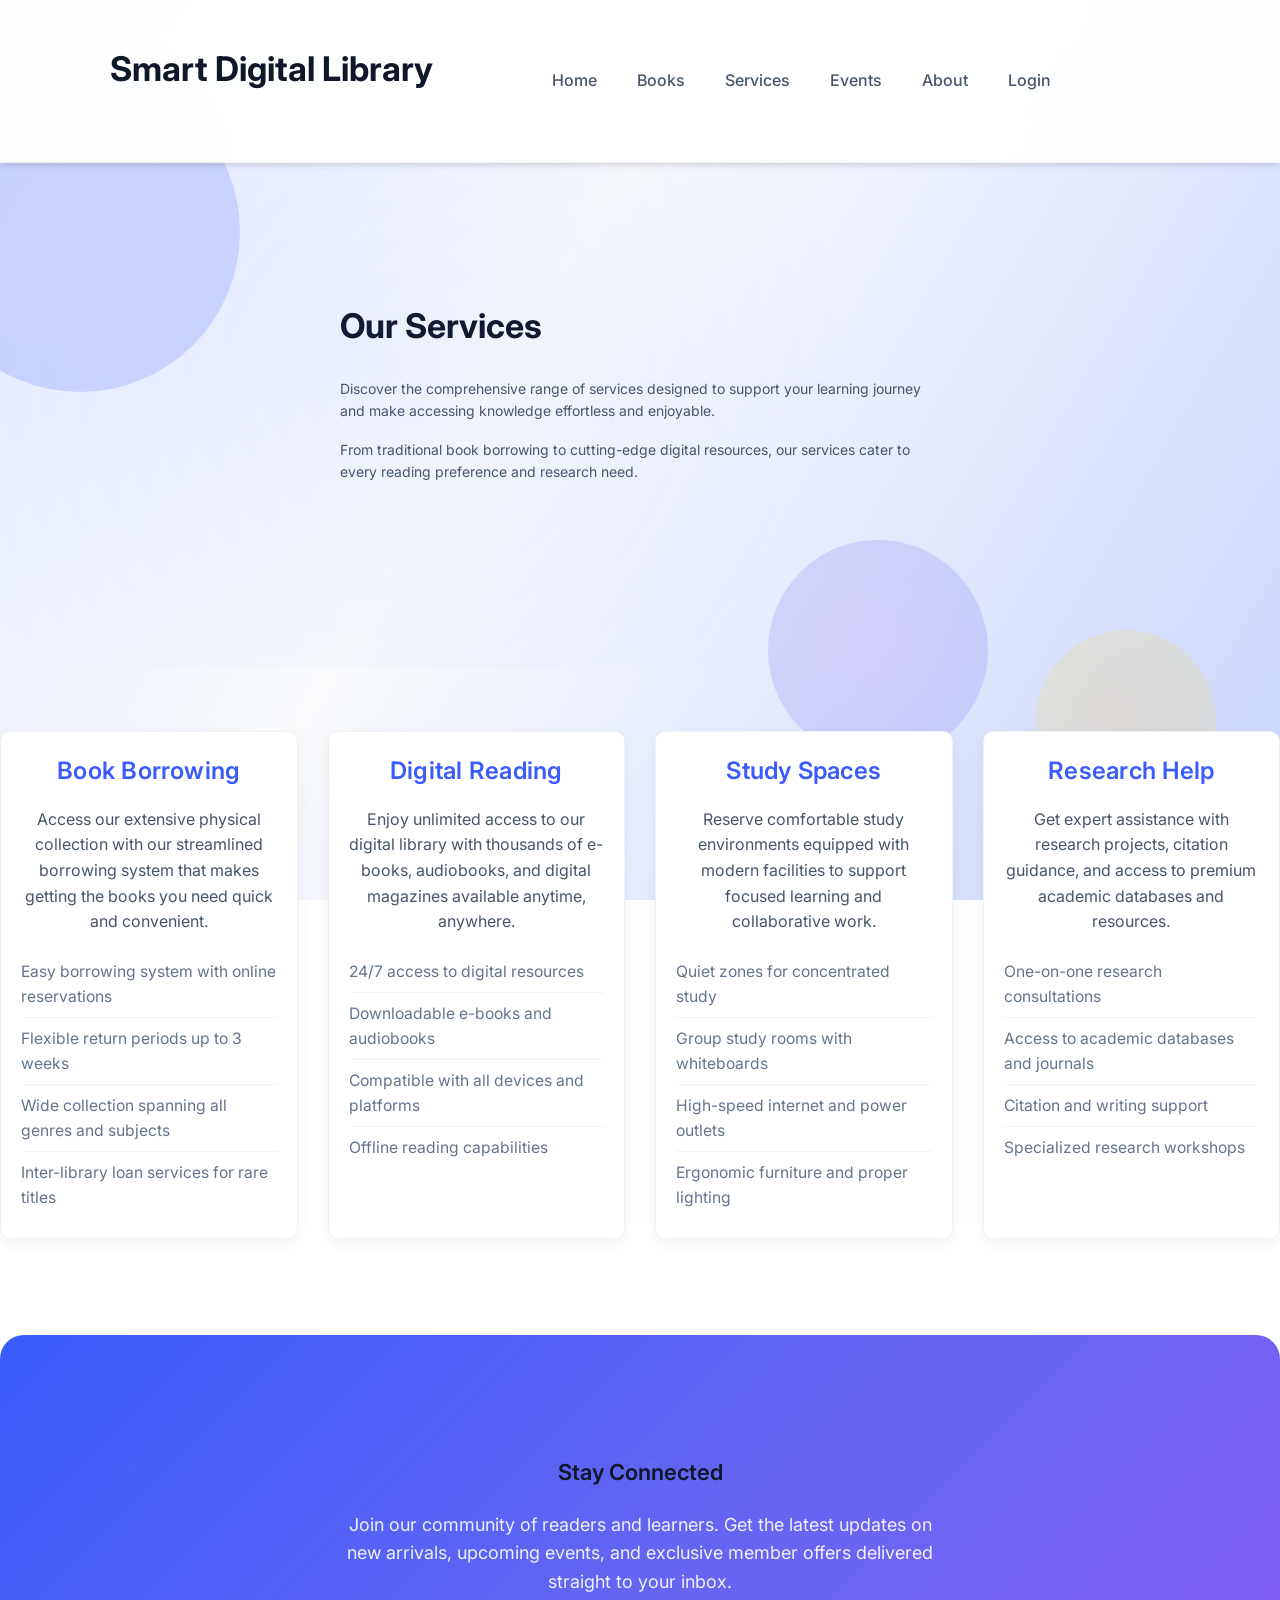
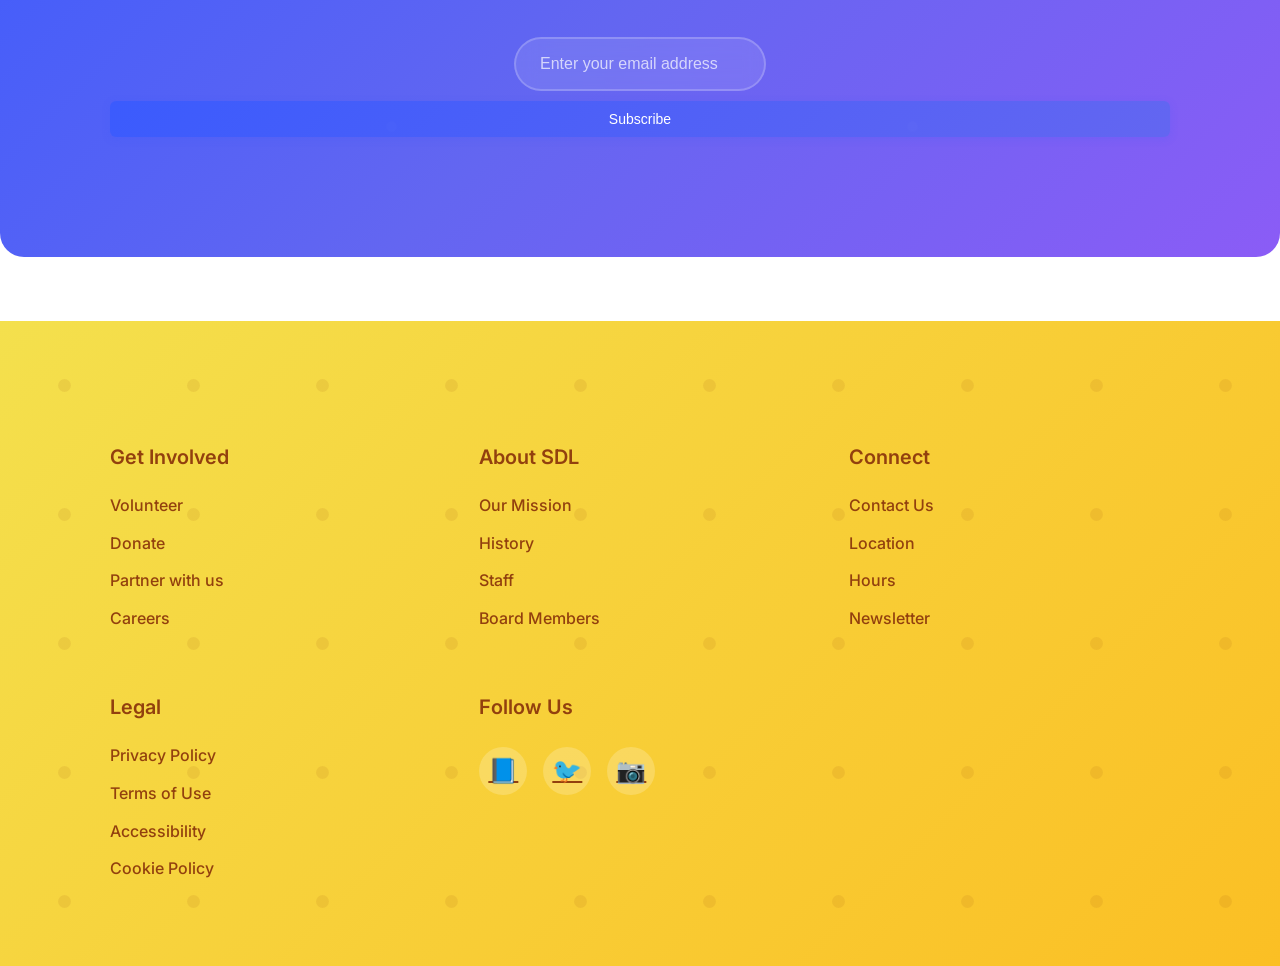
<file: services.html>
<!DOCTYPE html>
<html lang="en">
<head>
    <meta charset="UTF-8">
    <meta name="viewport" content="width=device-width, initial-scale=1.0">
    <title>Services - Smart Digital Library</title>
    <link rel="stylesheet" href="css/style.css">
    <link href="https://fonts.googleapis.com/css2?family=Inter:wght@300;400;500;600;700&display=swap" rel="stylesheet">
</head>
<body>
    <!-- Navigation -->
    <nav class="navbar">
        <div class="container">
            <div class="nav-brand">
                <h1>Smart Digital Library</h1>
            </div>
            <ul class="nav-menu">
                <li><a href="index.html">Home</a></li>
                <li><a href="books.html">Books</a></li>
                <li><a href="services.html" class="active">Services</a></li>
                <li><a href="events.html">Events</a></li>
                <li><a href="about.html">About</a></li>
                <li><a href="login.html">Login</a></li>
            </ul>
            <div class="hamburger">
                <span></span>
                <span></span>
                <span></span>
            </div>
        </div>
    </nav>

    <!-- Hero Section -->
    <section class="hero">
        <div class="container">
            <h1>Our Services</h1>
            <p>Discover the comprehensive range of services designed to support your learning journey and make accessing knowledge effortless and enjoyable.</p>
            <p>From traditional book borrowing to cutting-edge digital resources, our services cater to every reading preference and research need.</p>
        </div>
    </section>

    <!-- Services Grid -->
    <section class="page-section">
        <div class="services-grid">
            <div class="service-card">
                <h3>Book Borrowing</h3>
                <p>Access our extensive physical collection with our streamlined borrowing system that makes getting the books you need quick and convenient.</p>
                <ul>
                    <li>Easy borrowing system with online reservations</li>
                    <li>Flexible return periods up to 3 weeks</li>
                    <li>Wide collection spanning all genres and subjects</li>
                    <li>Inter-library loan services for rare titles</li>
                </ul>
            </div>
            <div class="service-card">
                <h3>Digital Reading</h3>
                <p>Enjoy unlimited access to our digital library with thousands of e-books, audiobooks, and digital magazines available anytime, anywhere.</p>
                <ul>
                    <li>24/7 access to digital resources</li>
                    <li>Downloadable e-books and audiobooks</li>
                    <li>Compatible with all devices and platforms</li>
                    <li>Offline reading capabilities</li>
                </ul>
            </div>
            <div class="service-card">
                <h3>Study Spaces</h3>
                <p>Reserve comfortable study environments equipped with modern facilities to support focused learning and collaborative work.</p>
                <ul>
                    <li>Quiet zones for concentrated study</li>
                    <li>Group study rooms with whiteboards</li>
                    <li>High-speed internet and power outlets</li>
                    <li>Ergonomic furniture and proper lighting</li>
                </ul>
            </div>
            <div class="service-card">
                <h3>Research Help</h3>
                <p>Get expert assistance with research projects, citation guidance, and access to premium academic databases and resources.</p>
                <ul>
                    <li>One-on-one research consultations</li>
                    <li>Access to academic databases and journals</li>
                    <li>Citation and writing support</li>
                    <li>Specialized research workshops</li>
                </ul>
            </div>
        </div>
    </section>

    <!-- Newsletter -->
    <section class="newsletter">
        <div class="container">
            <h2>Stay Connected</h2>
            <p>Join our community of readers and learners. Get the latest updates on new arrivals, upcoming events, and exclusive member offers delivered straight to your inbox.</p>
            <div class="newsletter-form">
                <input type="email" placeholder="Enter your email address" required>
                <button type="submit" class="btn-primary">Subscribe</button>
            </div>
        </div>
    </section>

    <!-- Footer -->
    <footer class="footer">
        <div class="container">
            <div>
                <h4>Get Involved</h4>
                <ul>
                    <li><a href="#">Volunteer</a></li>
                    <li><a href="#">Donate</a></li>
                    <li><a href="#">Partner with us</a></li>
                    <li><a href="#">Careers</a></li>
                </ul>
            </div>
            <div>
                <h4>About SDL</h4>
                <ul>
                    <li><a href="about.html">Our Mission</a></li>
                    <li><a href="about.html">History</a></li>
                    <li><a href="about.html">Staff</a></li>
                    <li><a href="#">Board Members</a></li>
                </ul>
            </div>
            <div>
                <h4>Connect</h4>
                <ul>
                    <li><a href="#">Contact Us</a></li>
                    <li><a href="#">Location</a></li>
                    <li><a href="#">Hours</a></li>
                    <li><a href="#">Newsletter</a></li>
                </ul>
            </div>
            <div>
                <h4>Legal</h4>
                <ul>
                    <li><a href="#">Privacy Policy</a></li>
                    <li><a href="#">Terms of Use</a></li>
                    <li><a href="#">Accessibility</a></li>
                    <li><a href="#">Cookie Policy</a></li>
                </ul>
            </div>
            <div>
                <h4>Follow Us</h4>
                <div class="social-icons">
                    <a href="#">📘</a>
                    <a href="#">🐦</a>
                    <a href="#">📷</a>
                </div>
            </div>
        </div>
    </footer>

    <script src="js/script.js"></script>
</body>
</html>
<!-- Animated background shapes -->
<div class="animated-shape" style="width: 320px; height: 320px; background: radial-gradient(circle, #6366f1 0%, #3b5bfd 80%, transparent 100%); top: 8vh; left: -80px; animation-delay: 0s;"></div>
<div class="animated-shape" style="width: 180px; height: 180px; background: radial-gradient(circle, #fbbf24 0%, #f4e04d 80%, transparent 100%); bottom: 10vh; right: 5vw; animation-delay: 3s;"></div>
<div class="animated-shape" style="width: 220px; height: 220px; background: radial-gradient(circle, #8b5cf6 0%, #6366f1 80%, transparent 100%); top: 60vh; left: 60vw; animation-delay: 6s;"></div>
</html>
</file>
<file: css/style.css>
/* Animated Services Grid */
.services-grid {
    display: grid;
    grid-template-columns: repeat(auto-fit, minmax(280px, 1fr));
    gap: 2.5rem;
    padding: 2rem 0;
    align-items: stretch;
    animation: fadeInUp 1.2s cubic-bezier(0.4,0,0.2,1);
}
.service-card {
    background: linear-gradient(135deg, #f8fafc 60%, #e0e7ff 100%);
    border-radius: 18px;
    box-shadow: 0 8px 32px rgba(59,91,253,0.10), 0 1.5px 6px rgba(59,91,253,0.08);
    padding: 2.5rem 2rem 2rem 2rem;
    border: 1px solid #e0e7ff;
    transition: transform 0.4s cubic-bezier(0.4,0,0.2,1), box-shadow 0.4s cubic-bezier(0.4,0,0.2,1);
    position: relative;
    animation: fadeInUp 1s cubic-bezier(0.4,0,0.2,1);
}
.service-card:hover {
    transform: translateY(-12px) scale(1.04) rotateY(3deg);
    box-shadow: 0 16px 48px rgba(59,91,253,0.18), 0 4px 16px rgba(59,91,253,0.12);
    z-index: 2;
    background: linear-gradient(135deg, #e0e7ff 0%, #f8fafc 100%);
}
.service-card h3 {
    color: #3b5bfd;
    margin-bottom: 1rem;
    font-size: 1.35rem;
    font-weight: 700;
    letter-spacing: 0.01em;
    animation: fadeIn 1.2s cubic-bezier(0.4,0,0.2,1);
}
.service-card p {
    font-size: 1.05rem;
    color: #475569;
    margin-bottom: 1.2rem;
    animation: fadeInUp 1.3s cubic-bezier(0.4,0,0.2,1);
}
.service-card ul {
    list-style: disc inside;
    padding-left: 0.5rem;
    margin-bottom: 0;
    animation: fadeInUp 1.4s cubic-bezier(0.4,0,0.2,1);
}
.service-card li {
    padding: 0.5rem 0;
    color: #64748b;
    border-bottom: 1px solid #e0e7ff;
    font-size: 0.98rem;
    transition: color 0.2s;
}
.service-card li:last-child {
    border-bottom: none;
}
.service-card:hover li {
    color: #3b5bfd;
}
/* 3D/Animated Book Card Style */
.book-card {
    background: rgba(255,255,255,0.97);
    border-radius: 20px;
    box-shadow: 0 8px 32px rgba(59,91,253,0.10), 0 1.5px 6px rgba(59,91,253,0.08);
    overflow: hidden;
    padding: 1.5rem 1rem 1.5rem 1rem;
    margin: 0.5rem;
    display: flex;
    flex-direction: column;
    align-items: center;
    transition: transform 0.35s cubic-bezier(0.4,0,0.2,1), box-shadow 0.35s cubic-bezier(0.4,0,0.2,1);
    position: relative;
    perspective: 800px;
    border: 1px solid #e0e7ff;
}
.book-card:hover {
    transform: translateY(-10px) scale(1.04) rotateY(4deg) skewY(-1deg);
    box-shadow: 0 16px 48px rgba(59,91,253,0.18), 0 4px 16px rgba(59,91,253,0.12);
    z-index: 2;
}
.book-card img {
    width: 160px;
    height: 200px;
    object-fit: cover;
    border-radius: 12px;
    box-shadow: 0 6px 24px rgba(59,91,253,0.13), 0 1.5px 6px rgba(59,91,253,0.10);
    margin-bottom: 1rem;
    transition: transform 0.4s cubic-bezier(0.4,0,0.2,1), box-shadow 0.4s cubic-bezier(0.4,0,0.2,1);
    background: linear-gradient(135deg, #e0e7ff 0%, #f8fafc 100%);
}
.book-card:hover img {
    transform: scale(1.08) rotateY(8deg) skewY(-2deg);
    box-shadow: 0 16px 48px rgba(59,91,253,0.22), 0 4px 16px rgba(59,91,253,0.16);
}
.books-grid {
    display: grid;
    grid-template-columns: repeat(auto-fit, minmax(220px, 1fr));
    gap: 2rem;
    justify-items: center;
}
/* Centered section for About page */
.about-intro.centered {
    text-align: center;
    margin-left: auto;
    margin-right: auto;
    max-width: 700px;
}
/* Global Styles */
* {
    margin: 0;
    padding: 0;
    box-sizing: border-box;
}


body {
    font-family: 'Inter', -apple-system, BlinkMacSystemFont, 'Segoe UI', Roboto, Oxygen, Ubuntu, Cantarell, sans-serif;
    color: #1e293b;
    line-height: 1.6;
    font-weight: 400;
    -webkit-font-smoothing: antialiased;
    -moz-osx-font-smoothing: grayscale;
    overflow-x: hidden;
    min-height: 100vh;
    position: relative;
    z-index: 0;
}

body::before {
    content: '';
    position: fixed;
    top: 0;
    left: 0;
    width: 100vw;
    height: 100vh;
    z-index: -1;
    background: linear-gradient(120deg, #e0e7ff 0%, #f8fafc 40%, #c7d2fe 100%);
    animation: animatedBg 12s ease-in-out infinite alternate;
    opacity: 0.95;
}

@keyframes animatedBg {
    0% {
        background-position: 0% 50%;
        filter: blur(0px) brightness(1);
    }
    50% {
        background-position: 100% 50%;
        filter: blur(2px) brightness(1.05);
    }
    100% {
        background-position: 0% 50%;
        filter: blur(0px) brightness(1);
    }
}

/* Optional: Add floating abstract shapes for extra style */
.animated-shape {
    position: fixed;
    border-radius: 50%;
    opacity: 0.18;
    z-index: -1;
    pointer-events: none;
    animation: floatShape 16s ease-in-out infinite alternate;
}

@keyframes floatShape {
    0% { transform: translateY(0) scale(1) rotate(0deg); }
    50% { transform: translateY(-40px) scale(1.08) rotate(12deg); }
    100% { transform: translateY(0) scale(1) rotate(0deg); }
}

.container {
    max-width: 1100px;
    margin: auto;
    padding: 40px 20px;
}

/* Layout Structure */
.page-container {
    max-width: 1100px;
    margin: auto;
    padding: 40px 20px;
}

.page-section {
    margin-bottom: 60px;
}

.grid-layout {
    display: grid;
    grid-template-columns: repeat(auto-fit, minmax(250px, 1fr));
    gap: 30px;
}

/* Typography Hierarchy */
h1 {
    font-size: 34px;
    font-weight: 700;
    line-height: 1.6;
    color: #0f172a;
    margin-bottom: 1.5rem;
}

h2 {
    font-size: 22px;
    font-weight: 600;
    line-height: 1.6;
    color: #0f172a;
    margin-bottom: 1.25rem;
}

h3 {
    font-size: 16px;
    font-weight: 600;
    line-height: 1.6;
    color: #1e293b;
    margin-bottom: 1rem;
}

p {
    font-size: 14px;
    line-height: 1.6;
    color: #475569;
    margin-bottom: 1rem;
    max-width: 600px;
}

small {
    font-size: 0.875rem;
    line-height: 1.5;
    color: #64748b;
    font-weight: 500;
}

/* Animations */
@keyframes fadeInUp {
    from {
        opacity: 0;
        transform: translateY(30px);
    }
    to {
        opacity: 1;
        transform: translateY(0);
    }
}

@keyframes fadeIn {
    from {
        opacity: 0;
    }
    to {
        opacity: 1;
    }
}

@keyframes slideInLeft {
    from {
        opacity: 0;
        transform: translateX(-50px);
    }
    to {
        opacity: 1;
        transform: translateX(0);
    }
}

@keyframes slideInRight {
    from {
        opacity: 0;
        transform: translateX(50px);
    }
    to {
        opacity: 1;
        transform: translateX(0);
    }
}

@keyframes pulse {
    0% {
        transform: scale(1);
    }
    50% {
        transform: scale(1.05);
    }
    100% {
        transform: scale(1);
    }
}

@keyframes shimmer {
    0% {
        background-position: -200% 0;
    }
    100% {
        background-position: 200% 0;
    }
}

/* Navbar */
.navbar {
    background: rgba(255, 255, 255, 0.95);
    backdrop-filter: blur(20px);
    -webkit-backdrop-filter: blur(20px);
    padding: 2px 0;
    border-bottom: 1px solid rgba(148, 163, 184, 0.1);
    box-shadow: 0 4px 6px -1px rgba(0, 0, 0, 0.1), 0 2px 4px -1px rgba(0, 0, 0, 0.06);
    position: sticky;
    top: 0;
    z-index: 1000;
    animation: fadeIn 1s ease-out;
}

.navbar .container {
    display: flex;
    justify-content: space-between;
    align-items: center;
    flex-wrap: wrap;
    gap: 2rem;
}

.logo {
    font-size: 1.75rem;
    font-weight: 800;
    color: #3b5bfd;
    line-height: 1.2;
    letter-spacing: -0.025em;
    transition: all 0.3s cubic-bezier(0.4, 0, 0.2, 1);
    cursor: pointer;
}

.logo:hover {
    transform: scale(1.02);
    color: #2d5ae6;
}

.logo span {
    display: block;
    animation: fadeInUp 0.8s ease-out 0.2s both;
}

.nav-menu {
    display: flex;
    list-style: none;
    gap: 2.5rem;
    align-items: center;
}

.nav-menu li a {
    text-decoration: none;
    color: #475569;
    font-weight: 500;
    font-size: 1rem;
    transition: all 0.3s cubic-bezier(0.4, 0, 0.2, 1);
    position: relative;
    padding: 0.5rem 0;
}

.nav-menu li a::after {
    content: '';
    position: absolute;
    width: 0;
    height: 2px;
    bottom: 0;
    left: 0;
    background: linear-gradient(90deg, #3b5bfd, #6366f1);
    transition: width 0.3s cubic-bezier(0.4, 0, 0.2, 1);
    border-radius: 1px;
}

.nav-menu li a:hover::after {
    width: 100%;
}

.nav-menu li a:hover {
    color: #3b5bfd;
    transform: translateY(-1px);
}

.search-bar {
    width: 100%;
    max-width: 480px;
    margin: 1.5rem 0;
    display: flex;
    justify-content: center;
    animation: fadeInUp 1s ease-out 0.5s both;
}

.search-bar input {
    flex: 1;
    padding: 0.875rem 1.25rem;
    border: 2px solid #e2e8f0;
    border-radius: 50px 0 0 50px;
    font-size: 1rem;
    font-weight: 400;
    transition: all 0.3s cubic-bezier(0.4, 0, 0.2, 1);
    background: rgba(255, 255, 255, 0.9);
    color: #1e293b;
}

.search-bar input:focus {
    outline: none;
    border-color: #3b5bfd;
    box-shadow: 0 0 0 3px rgba(59, 91, 253, 0.1);
    background: #ffffff;
}

.search-bar input::placeholder {
    color: #94a3b8;
    font-weight: 400;
}

.search-bar button {
    padding: 0.875rem 1.5rem;
    background: linear-gradient(135deg, #3b5bfd 0%, #6366f1 100%);
    color: white;
    border: none;
    border-radius: 0 50px 50px 0;
    cursor: pointer;
    font-weight: 600;
    font-size: 1rem;
    transition: all 0.3s cubic-bezier(0.4, 0, 0.2, 1);
    box-shadow: 0 4px 14px 0 rgba(59, 91, 253, 0.39);
    position: relative;
    overflow: hidden;
}

.search-bar button::before {
    content: '';
    position: absolute;
    top: 0;
    left: -100%;
    width: 100%;
    height: 100%;
    background: linear-gradient(90deg, transparent, rgba(255, 255, 255, 0.2), transparent);
    transition: left 0.5s;
}

.search-bar button:hover::before {
    left: 100%;
}

.search-bar button:hover {
    transform: translateY(-2px);
    box-shadow: 0 6px 20px rgba(59, 91, 253, 0.4);
}

.loan-btn {
    background: linear-gradient(135deg, #f4e04d 0%, #fbbf24 100%);
    color: #92400e;
    padding: 0.75rem 2rem;
    border: none;
    border-radius: 50px;
    cursor: pointer;
    font-weight: 600;
    font-size: 1rem;
    transition: all 0.3s cubic-bezier(0.4, 0, 0.2, 1);
    box-shadow: 0 4px 14px 0 rgba(244, 224, 77, 0.39);
    animation: pulse 3s infinite;
    position: relative;
    overflow: hidden;
}

.loan-btn::before {
    content: '';
    position: absolute;
    top: 0;
    left: -100%;
    width: 100%;
    height: 100%;
    background: linear-gradient(90deg, transparent, rgba(255, 255, 255, 0.3), transparent);
    transition: left 0.5s;
}

.loan-btn:hover::before {
    left: 100%;
}

.loan-btn:hover {
    transform: translateY(-3px);
    box-shadow: 0 8px 25px rgba(244, 224, 77, 0.4);
}

/* Hero Section */
.hero {
    display: flex;
    align-items: center;
    padding: 6rem 0 8rem;
    gap: 4rem;
    animation: fadeIn 1.5s ease-out;
    position: relative;
}

.hero::before {
    content: '';
    position: absolute;
    top: 0;
    left: 0;
    right: 0;
    bottom: 0;
    background: radial-gradient(circle at 30% 40%, rgba(59, 91, 253, 0.05) 0%, transparent 50%);
    pointer-events: none;
}

.hero-text {
    flex: 1;
    position: relative;
    z-index: 1;
    animation: slideInLeft 1s ease-out 0.3s both;
}

.hero-text h1 {
    margin-bottom: 2rem;
    background: linear-gradient(135deg, #1e293b 0%, #3b5bfd 100%);
    -webkit-background-clip: text;
    -webkit-text-fill-color: transparent;
    background-clip: text;
}

.hero-text p {
    font-size: 1.25rem;
    line-height: 1.8;
    color: #64748b;
    margin-bottom: 0;
    max-width: 600px;
}

.hero-image {
    flex: 1;
    position: relative;
    z-index: 1;
    animation: slideInRight 1s ease-out 0.6s both;
}

.hero-image img {
    width: 100%;
    max-width: 500px;
    border-radius: 24px;
    box-shadow: 0 25px 50px -12px rgba(0, 0, 0, 0.25);
    transition: all 0.5s cubic-bezier(0.4, 0, 0.2, 1);
    position: relative;
}

.hero-image img::before {
    content: '';
    position: absolute;
    inset: -4px;
    border-radius: 28px;
    background: linear-gradient(135deg, #3b5bfd, #6366f1, #f4e04d);
    z-index: -1;
    opacity: 0;
    transition: opacity 0.3s ease;
}

.hero-image:hover img::before {
    opacity: 0.3;
}

.hero-image img:hover {
    transform: scale(1.02) rotate(1deg);
}

/* Spotlight Section */
.spotlight {
    padding: 6rem 0;
    text-align: center;
    animation: fadeInUp 1s ease-out 0.8s both;
    position: relative;
}

.spotlight::before {
    content: '';
    position: absolute;
    top: -100px;
    left: 50%;
    transform: translateX(-50%);
    width: 200px;
    height: 200px;
    background: radial-gradient(circle, rgba(59, 91, 253, 0.1) 0%, transparent 70%);
    border-radius: 50%;
    pointer-events: none;
}

.spotlight h2 {
    margin-bottom: 4rem;
    position: relative;
    z-index: 1;
}

.spotlight-cards {
    display: grid;
    grid-template-columns: repeat(auto-fit, minmax(320px, 1fr));
    gap: 2.5rem;
    position: relative;
    z-index: 1;
}

.card {
    background: rgba(255, 255, 255, 0.95);
    backdrop-filter: blur(20px);
    -webkit-backdrop-filter: blur(20px);
    border-radius: 20px;
    box-shadow: 0 10px 40px rgba(0, 0, 0, 0.1);
    overflow: hidden;
    transition: all 0.4s cubic-bezier(0.4, 0, 0.2, 1);
    border: 1px solid rgba(255, 255, 255, 0.2);
    animation: fadeInUp 1s ease-out 1s both;
    position: relative;
}

.card::before {
    content: '';
    position: absolute;
    top: 0;
    left: 0;
    right: 0;
    height: 4px;
    background: linear-gradient(90deg, #3b5bfd, #6366f1, #f4e04d);
    transform: scaleX(0);
    transition: transform 0.3s ease;
}

.card:hover::before {
    transform: scaleX(1);
}

.card:hover {
    transform: translateY(-12px) scale(1.02);
    box-shadow: 0 25px 80px rgba(0, 0, 0, 0.15);
}

.card img {
    width: 100%;
    height: 240px;
    object-fit: cover;
    transition: transform 0.4s cubic-bezier(0.4, 0, 0.2, 1);
}

.card:hover img {
    transform: scale(1.1);
}

.card-content {
    padding: 2rem;
}

.card-content h3 {
    margin-bottom: 1rem;
    font-size: 1.5rem;
    font-weight: 600;
}

.card-content p {
    margin-bottom: 1.5rem;
    font-size: 1rem;
    line-height: 1.6;
    color: #64748b;
}

.card-content .btn {
    background: linear-gradient(135deg, #f4e04d 0%, #fbbf24 100%);
    color: #92400e;
    padding: 0.75rem 1.5rem;
    border: none;
    border-radius: 50px;
    cursor: pointer;
    font-weight: 600;
    font-size: 0.95rem;
    transition: all 0.3s cubic-bezier(0.4, 0, 0.2, 1);
    box-shadow: 0 4px 14px 0 rgba(244, 224, 77, 0.39);
    position: relative;
    overflow: hidden;
}

.card-content .btn::before {
    content: '';
    position: absolute;
    top: 0;
    left: -100%;
    width: 100%;
    height: 100%;
    background: linear-gradient(90deg, transparent, rgba(255, 255, 255, 0.3), transparent);
    transition: left 0.5s;
}

.card-content .btn:hover::before {
    left: 100%;
}

.card-content .btn:hover {
    transform: translateY(-2px);
    box-shadow: 0 8px 25px rgba(244, 224, 77, 0.4);
}

/* Service Cards */
.service-card {
    background: white;
    border-radius: 12px;
    padding: 30px;
    box-shadow: 0 4px 20px rgba(0, 0, 0, 0.08);
    transition: all 0.3s ease;
    border: 1px solid rgba(0, 0, 0, 0.05);
}

.service-card:hover {
    transform: translateY(-5px);
    box-shadow: 0 8px 30px rgba(0, 0, 0, 0.12);
}

.service-card h3 {
    color: #3b5bfd;
    margin-bottom: 15px;
}

.service-card ul {
    list-style: none;
    padding: 0;
}

.service-card li {
    padding: 8px 0;
    border-bottom: 1px solid #f1f5f9;
    color: #64748b;
}

.service-card li:last-child {
    border-bottom: none;
}

/* Event Cards */
.event-card {
    background: white;
    border-radius: 12px;
    padding: 25px;
    box-shadow: 0 4px 20px rgba(0, 0, 0, 0.08);
    transition: all 0.3s ease;
    border: 1px solid rgba(0, 0, 0, 0.05);
}

.event-card:hover {
    transform: translateY(-5px);
    box-shadow: 0 8px 30px rgba(0, 0, 0, 0.12);
}

.event-card h3 {
    color: #3b5bfd;
    margin-bottom: 10px;
}

.event-card .date {
    color: #f4e04d;
    font-weight: 600;
    margin-bottom: 15px;
}

/* About Page Styles */
.about-intro {
    text-align: center;
    margin-bottom: 50px;
}

.mission-vision {
    display: grid;
    grid-template-columns: 1fr 1fr;
    gap: 40px;
    margin-bottom: 60px;
}

.mission-card, .vision-card {
    background: white;
    border-radius: 12px;
    padding: 30px;
    box-shadow: 0 4px 20px rgba(0, 0, 0, 0.08);
    border: 1px solid rgba(0, 0, 0, 0.05);
}

.mission-card h3, .vision-card h3 {
    color: #3b5bfd;
    margin-bottom: 15px;
}

.impact-stats {
    display: grid;
    grid-template-columns: repeat(auto-fit, minmax(200px, 1fr));
    gap: 30px;
}

.stat-card {
    background: white;
    border-radius: 12px;
    padding: 25px;
    text-align: center;
    box-shadow: 0 4px 20px rgba(0, 0, 0, 0.08);
    border: 1px solid rgba(0, 0, 0, 0.05);
}

.stat-number {
    font-size: 32px;
    font-weight: 700;
    color: #3b5bfd;
    margin-bottom: 10px;
}

.stat-label {
    color: #64748b;
    font-weight: 500;
}

/* Login Page Styles */
.login-container {
    display: grid;
    grid-template-columns: 1fr 1fr;
    min-height: 70vh;
    gap: 60px;
    align-items: center;
}

.welcome-panel {
    padding: 40px;
}

.welcome-panel h1 {
    color: #3b5bfd;
    margin-bottom: 20px;
}

.login-form-container {
    background: white;
    border-radius: 12px;
    padding: 40px;
    box-shadow: 0 4px 20px rgba(0, 0, 0, 0.08);
    border: 1px solid rgba(0, 0, 0, 0.05);
}

.login-form-container h2 {
    color: #3b5bfd;
    margin-bottom: 10px;
    text-align: center;
}

.login-form-container p {
    text-align: center;
    margin-bottom: 30px;
    color: #64748b;
}

.form-group {
    margin-bottom: 20px;
}

.form-group label {
    display: block;
    margin-bottom: 8px;
    font-weight: 500;
    color: #374151;
}

.form-group input {
    width: 100%;
    padding: 12px 16px;
    border: 2px solid #e5e7eb;
    border-radius: 8px;
    font-size: 14px;
    transition: border-color 0.3s ease;
}

.form-group input:focus {
    outline: none;
    border-color: #3b5bfd;
}

.btn-primary {
    background: linear-gradient(135deg, #3b5bfd 0%, #6366f1 100%);
    color: white;
    padding: 12px 24px;
    border: none;
    border-radius: 8px;
    cursor: pointer;
    font-weight: 600;
    font-size: 14px;
    transition: all 0.3s ease;
    width: 100%;
    margin-top: 10px;
}

.btn-primary:hover {
    transform: translateY(-2px);
    box-shadow: 0 8px 25px rgba(59, 91, 253, 0.3);
}

.btn-secondary {
    background: #f8fafc;
    color: #64748b;
    padding: 12px 24px;
    border: 2px solid #e5e7eb;
    border-radius: 8px;
    cursor: pointer;
    font-weight: 600;
    font-size: 14px;
    transition: all 0.3s ease;
    width: 100%;
    margin-top: 15px;
}

.btn-secondary:hover {
    background: #e2e8f0;
    border-color: #cbd5e1;
}

.book-card h4 {
    font-size: 1.125rem;
    font-weight: 600;
    margin-bottom: 0.5rem;
    color: #1e293b;
}

.book-card p {
    font-size: 0.9rem;
    color: #64748b;
    margin-bottom: 0.5rem;
    font-weight: 500;
}

.book-card small {
    font-size: 0.8rem;
    color: #94a3b8;
    line-height: 1.4;
}

/* Newsletter Section */
.newsletter {
    background: linear-gradient(135deg, #3b5bfd 0%, #6366f1 50%, #8b5cf6 100%);
    color: white;
    padding: 5rem 0;
    text-align: center;
    margin: 4rem 0;
    border-radius: 24px;
    position: relative;
    overflow: hidden;
    animation: fadeInUp 1s ease-out 1.4s both;
}

.newsletter::before {
    content: '';
    position: absolute;
    top: 0;
    left: 0;
    right: 0;
    bottom: 0;
    background: url('data:image/svg+xml,<svg xmlns="http://www.w3.org/2000/svg" viewBox="0 0 100 100"><defs><pattern id="grain" width="100" height="100" patternUnits="userSpaceOnUse"><circle cx="25" cy="25" r="1" fill="rgba(255,255,255,0.1)"/><circle cx="75" cy="75" r="1" fill="rgba(255,255,255,0.1)"/><circle cx="50" cy="10" r="0.5" fill="rgba(255,255,255,0.1)"/></pattern></defs><rect width="100" height="100" fill="url(%23grain)"/></svg>');
    opacity: 0.1;
    pointer-events: none;
}

.newsletter h3 {
    font-size: 2.25rem;
    margin-bottom: 1rem;
    font-weight: 700;
    position: relative;
    z-index: 1;
}

.newsletter p {
    font-size: 1.125rem;
    margin-bottom: 2.5rem;
    color: rgba(255, 255, 255, 0.9);
    max-width: 600px;
    margin-left: auto;
    margin-right: auto;
    position: relative;
    z-index: 1;
}

.newsletter form {
    display: flex;
    justify-content: center;
    gap: 1rem;
    flex-wrap: wrap;
    max-width: 600px;
    margin: 0 auto;
    position: relative;
    z-index: 1;
}

.newsletter input {
    padding: 1rem 1.5rem;
    border: 2px solid rgba(255, 255, 255, 0.2);
    border-radius: 50px;
    flex: 1;
    max-width: 350px;
    font-size: 1rem;
    background: rgba(255, 255, 255, 0.1);
    backdrop-filter: blur(10px);
    color: white;
    transition: all 0.3s cubic-bezier(0.4, 0, 0.2, 1);
}

.newsletter input:focus {
    outline: none;
    border-color: rgba(255, 255, 255, 0.5);
    box-shadow: 0 0 0 3px rgba(255, 255, 255, 0.1);
    background: rgba(255, 255, 255, 0.15);
}

.newsletter input::placeholder {
    color: rgba(255, 255, 255, 0.7);
}

.newsletter .btn {
    background: linear-gradient(135deg, #f4e04d 0%, #fbbf24 100%);
    color: #92400e;
    padding: 1rem 2rem;
    border: none;
    border-radius: 50px;
    cursor: pointer;
    font-weight: 600;
    font-size: 1rem;
    transition: all 0.3s cubic-bezier(0.4, 0, 0.2, 1);
    box-shadow: 0 4px 14px 0 rgba(244, 224, 77, 0.39);
    position: relative;
    overflow: hidden;
}

.newsletter .btn::before {
    content: '';
    position: absolute;
    top: 0;
    left: -100%;
    width: 100%;
    height: 100%;
    background: linear-gradient(90deg, transparent, rgba(255, 255, 255, 0.3), transparent);
    transition: left 0.5s;
}

.newsletter .btn:hover::before {
    left: 100%;
}

.newsletter .btn:hover {
    transform: translateY(-2px);
    box-shadow: 0 8px 25px rgba(244, 224, 77, 0.4);
}

/* Book Details */
.back-arrow {
    margin: 2rem 0;
    cursor: pointer;
    color: #3b5bfd;
    font-size: 1.125rem;
    font-weight: 500;
    transition: all 0.3s cubic-bezier(0.4, 0, 0.2, 1);
    animation: fadeIn 1s ease-out;
    display: inline-flex;
    align-items: center;
    gap: 0.5rem;
    padding: 0.5rem 1rem;
    border-radius: 50px;
    background: rgba(59, 91, 253, 0.1);
}

.back-arrow:hover {
    transform: translateX(-5px);
    background: rgba(59, 91, 253, 0.15);
    color: #2d5ae6;
}

.book-details {
    display: grid;
    grid-template-columns: 2fr 1fr;
    gap: 4rem;
    padding: 6rem 0;
    align-items: start;
    animation: fadeInUp 1s ease-out 0.5s both;
}

.book-info {
    animation: slideInLeft 1s ease-out 0.7s both;
}

.book-info h1 {
    margin-bottom: 1rem;
    background: linear-gradient(135deg, #1e293b 0%, #3b5bfd 100%);
    -webkit-background-clip: text;
    -webkit-text-fill-color: transparent;
    background-clip: text;
}

.book-info p {
    margin-bottom: 1.5rem;
    font-size: 1.125rem;
    line-height: 1.7;
}

.book-info .availability {
    display: inline-flex;
    align-items: center;
    gap: 0.5rem;
    padding: 0.5rem 1rem;
    border-radius: 50px;
    font-weight: 600;
    font-size: 0.9rem;
    margin-bottom: 2rem;
}

.book-info .available {
    background: rgba(34, 197, 94, 0.1);
    color: #16a34a;
}

.book-info .issued {
    background: rgba(239, 68, 68, 0.1);
    color: #dc2626;
}

.book-cover {
    animation: slideInRight 1s ease-out 0.9s both;
    position: sticky;
    top: 2rem;
}

.book-cover img {
    width: 100%;
    max-width: 350px;
    border-radius: 20px;
    box-shadow: 0 25px 50px -12px rgba(0, 0, 0, 0.25);
    transition: all 0.4s cubic-bezier(0.4, 0, 0.2, 1);
}

.book-cover img:hover {
    transform: scale(1.05) rotate(2deg);
}

.book-actions {
    margin-top: 3rem;
    display: flex;
    gap: 1rem;
    flex-wrap: wrap;
}

.book-actions .btn {
    padding: 1rem 2rem;
    border-radius: 50px;
    cursor: pointer;
    font-weight: 600;
    font-size: 1rem;
    transition: all 0.3s cubic-bezier(0.4, 0, 0.2, 1);
    box-shadow: 0 4px 14px rgba(0, 0, 0, 0.15);
    position: relative;
    overflow: hidden;
}

.book-actions .btn::before {
    content: '';
    position: absolute;
    top: 0;
    left: -100%;
    width: 100%;
    height: 100%;
    background: linear-gradient(90deg, transparent, rgba(255, 255, 255, 0.3), transparent);
    transition: left 0.5s;
}

.book-actions .btn:hover::before {
    left: 100%;
}

.cancel-btn {
    background: transparent;
    border: 2px solid #f4e04d;
    color: #f4e04d;
}

.cancel-btn:hover {
    background-color: #f4e04d;
    color: #92400e;
    transform: translateY(-2px);
    box-shadow: 0 8px 25px rgba(244, 224, 77, 0.3);
}

.loan-btn {
    background: linear-gradient(135deg, #f4e04d 0%, #fbbf24 100%);
    border: none;
    color: #92400e;
}

.loan-btn:hover {
    transform: translateY(-2px);
    box-shadow: 0 8px 25px rgba(244, 224, 77, 0.4);
}

/* Author Bio */
.author-bio {
    background: rgba(59, 91, 253, 0.05);
    padding: 2rem;
    border-radius: 16px;
    margin: 3rem 0;
    border-left: 4px solid #3b5bfd;
}

.author-bio h2 {
    margin-bottom: 1rem;
    color: #3b5bfd;
}

/* Similar Books */
.similar-books {
    padding: 6rem 0;
    animation: fadeInUp 1s ease-out 1.1s both;
}

.similar-books h2 {
    text-align: center;
    margin-bottom: 4rem;
}

.similar-books .books-grid {
    grid-template-columns: repeat(auto-fit, minmax(180px, 1fr));
}

/* Footer */
.footer {
    background: linear-gradient(135deg, #f4e04d 0%, #fbbf24 100%);
    color: #92400e;
    padding: 5rem 0 2rem;
    animation: fadeIn 1s ease-out 1.5s both;
    position: relative;
    overflow: hidden;
}

.footer::before {
    content: '';
    position: absolute;
    top: 0;
    left: 0;
    right: 0;
    bottom: 0;
    background: url('data:image/svg+xml,<svg xmlns="http://www.w3.org/2000/svg" viewBox="0 0 100 100"><defs><pattern id="footer-pattern" width="20" height="20" patternUnits="userSpaceOnUse"><circle cx="10" cy="10" r="1" fill="rgba(146, 64, 14, 0.1)"/></pattern></defs><rect width="100" height="100" fill="url(%23footer-pattern)"/></svg>');
    pointer-events: none;
}

.footer .container {
    display: grid;
    grid-template-columns: repeat(auto-fit, minmax(280px, 1fr));
    gap: 3rem;
    position: relative;
    z-index: 1;
}

.footer h4 {
    margin-bottom: 1.25rem;
    font-size: 1.25rem;
    font-weight: 600;
    color: #92400e;
}

.footer ul {
    list-style: none;
}

.footer ul li {
    margin-bottom: 0.75rem;
}

.footer ul li a {
    text-decoration: none;
    color: #92400e;
    transition: all 0.3s cubic-bezier(0.4, 0, 0.2, 1);
    font-weight: 500;
    display: inline-block;
}

.footer ul li a:hover {
    color: #3b5bfd;
    transform: translateX(5px);
}

.social-icons {
    display: flex;
    gap: 1rem;
    margin-top: 1.5rem;
}

.social-icons a {
    color: #92400e;
    font-size: 1.5rem;
    transition: all 0.3s cubic-bezier(0.4, 0, 0.2, 1);
    padding: 0.75rem;
    border-radius: 50%;
    background: rgba(255, 255, 255, 0.2);
    display: inline-flex;
    align-items: center;
    justify-content: center;
    width: 48px;
    height: 48px;
}

.social-icons a:hover {
    color: #3b5bfd;
    transform: scale(1.1) rotate(5deg);
    background: rgba(255, 255, 255, 0.3);
}

/* Responsive */
@media (max-width: 768px) {
    .container {
        padding: 0 1rem;
    }

    .navbar .container {
        flex-direction: column;
        align-items: stretch;
        gap: 1.5rem;
    }

    .nav-menu {
        justify-content: center;
        gap: 1.5rem;
        flex-wrap: wrap;
    }

    .hero {
        flex-direction: column;
        text-align: center;
        padding: 4rem 0 6rem;
        gap: 3rem;
    }

    .hero-text h1 {
        font-size: clamp(2rem, 8vw, 3rem);
    }

    .hero-text p {
        font-size: 1.125rem;
    }

    .spotlight-cards {
        grid-template-columns: 1fr;
        gap: 2rem;
    }

    .card {
        max-width: 100%;
    }

    .books-grid {
        grid-template-columns: repeat(auto-fit, minmax(200px, 1fr));
        gap: 1.5rem;
    }

    .book-details {
        grid-template-columns: 1fr;
        gap: 3rem;
    }

    .newsletter form {
        flex-direction: column;
        align-items: center;
    }

    .newsletter input {
        max-width: 100%;
        margin-bottom: 1rem;
    }

    .footer .container {
        grid-template-columns: 1fr;
        gap: 2rem;
    }

    .book-actions {
        flex-direction: column;
    }

    .book-actions .btn {
        width: 100%;
        text-align: center;
    }
}

/* ========================================
   REFACTORED STYLES FOR SERVICES, EVENTS, ABOUT, LOGIN PAGES
   ======================================== */

/* Typography Improvements */
.services-grid h3,
.events-grid h3,
.about h2,
.about h3,
.services h2,
.events h2,
.login h2 {
    font-size: clamp(1.125rem, 2.5vw, 1.5rem); /* 16-18px */
    font-weight: 600;
    line-height: 1.6;
    margin-bottom: 1rem;
}

.services-grid p,
.events-grid p,
.about p,
.services p,
.events p,
.login p {
    font-size: clamp(0.875rem, 2vw, 1rem); /* 14-16px */
    line-height: 1.6;
    margin-bottom: 1rem;
    max-width: 600px;
}

.services h1,
.events h1,
.about h1,
.login h1 {
    font-size: clamp(2rem, 5vw, 2.5rem); /* 32-40px */
    font-weight: 700;
    line-height: 1.2;
    margin-bottom: 1.5rem;
}

.services h2,
.events h2,
.about h2 {
    font-size: clamp(1.375rem, 3vw, 1.625rem); /* 22-26px */
    font-weight: 600;
    line-height: 1.6;
    margin-bottom: 2rem;
}

/* Layout Improvements */
.services .container,
.events .container,
.about .container,
.login .container {
    max-width: 1100px;
    margin: 0 auto;
    padding: 40px 20px;
}

.services section,
.events section,
.about section {
    margin-bottom: 60px;
}

.services-grid,
.events-grid,
.about .stats-grid {
    display: grid;
    grid-template-columns: repeat(auto-fit, minmax(250px, 1fr));
    gap: 30px;
}

/* Card Design Improvements */
.service-card,
.event-card,
.stat-card,
.mission-card,
.vision-card {
    background: white;
    padding: 20px;
    border-radius: 10px;
    box-shadow: 0 5px 15px rgba(0, 0, 0, 0.05);
    transition: transform 0.3s ease, box-shadow 0.3s ease;
    border: 1px solid rgba(0, 0, 0, 0.05);
}

.service-card:hover,
.event-card:hover,
.stat-card:hover {
    transform: translateY(-5px);
    box-shadow: 0 10px 25px rgba(0, 0, 0, 0.1);
}

/* Button Improvements */
.btn-primary,
.btn-secondary {
    padding: 10px 20px;
    border-radius: 6px;
    font-size: 0.875rem;
    font-weight: 500;
    cursor: pointer;
    transition: all 0.3s ease;
    border: none;
    display: inline-flex;
    align-items: center;
    justify-content: center;
    text-decoration: none;
}

.btn-primary {
    background: linear-gradient(135deg, #3b5bfd 0%, #6366f1 100%);
    color: white;
    box-shadow: 0 2px 8px rgba(59, 91, 253, 0.2);
}

.btn-primary:hover {
    transform: translateY(-2px);
    box-shadow: 0 4px 12px rgba(59, 91, 253, 0.3);
    background: linear-gradient(135deg, #2d5ae6 0%, #4f46e5 100%);
}

.btn-secondary {
    background: transparent;
    color: #3b5bfd;
    border: 1px solid #3b5bfd;
}

.btn-secondary:hover {
    background: #3b5bfd;
    color: white;
    transform: translateY(-2px);
    box-shadow: 0 4px 12px rgba(59, 91, 253, 0.2);
}

/* Services Page Specific */
.services-grid {
    margin-top: 2rem;
}

.service-card .service-icon {
    font-size: 2rem;
    margin-bottom: 1rem;
    text-align: center;
}

.service-card h3 {
    text-align: center;
    margin-bottom: 1rem;
}

.service-card p {
    margin-bottom: 1rem;
    text-align: center;
}

.service-card .btn-primary {
    margin-top: 1rem;
    width: 100%;
}

/* Events Page Specific */
.events-grid {
    margin-top: 2rem;
}

.event-card {
    position: relative;
    overflow: hidden;
}

.event-date {
    background: linear-gradient(135deg, #3b5bfd 0%, #6366f1 100%);
    color: white;
    padding: 15px;
    text-align: center;
    border-radius: 10px 10px 0 0;
}

.event-date .month {
    font-size: 0.75rem;
    font-weight: 600;
    text-transform: uppercase;
    letter-spacing: 1px;
    margin-bottom: 5px;
}

.event-date .day {
    font-size: 1.5rem;
    font-weight: 700;
}

.event-content {
    padding: 20px;
}

.event-meta {
    font-size: 0.875rem;
    color: #64748b;
    margin-bottom: 1rem;
    font-weight: 500;
}

.event-content p {
    margin-bottom: 1rem;
}

.event-content .btn-primary {
    margin-top: 1rem;
}

/* About Page Specific */
.about .story-section {
    margin-bottom: 60px;
}

.about .story-content {
    max-width: 800px;
    margin: 0 auto;
}

.about .story-content p {
    margin-bottom: 1.5rem;
    text-align: justify;
}

.about .mission-vision {
    display: grid;
    grid-template-columns: repeat(auto-fit, minmax(300px, 1fr));
    gap: 30px;
    margin-bottom: 60px;
}

.about .mission-card,
.about .vision-card {
    padding: 30px;
    text-align: center;
}

.about .impact-stats {
    text-align: center;
    margin-bottom: 60px;
}

.about .stats-grid {
    margin-top: 2rem;
}

.about .stat-card {
    padding: 30px;
    text-align: center;
}

.about .stat-number {
    font-size: 2.5rem;
    font-weight: 700;
    color: #3b5bfd;
    margin-bottom: 0.5rem;
}

.about .stat-label {
    font-size: 1rem;
    color: #64748b;
    font-weight: 500;
}

/* Login Page Specific */
.login-section {
    min-height: 100vh;
    display: flex;
    align-items: center;
    background: linear-gradient(135deg, #f8fafc 0%, #e2e8f0 100%);
}

.login-container {
    max-width: 1100px;
    margin: 0 auto;
    padding: 40px 20px;
    display: grid;
    grid-template-columns: 1fr 1fr;
    gap: 60px;
    align-items: center;
}

.welcome-panel {
    padding: 40px;
}

.welcome-panel h1 {
    font-size: 2.5rem;
    margin-bottom: 1.5rem;
    color: #1e293b;
}

.welcome-panel p {
    margin-bottom: 2rem;
    color: #64748b;
}

.welcome-features {
    display: flex;
    flex-direction: column;
    gap: 1.5rem;
}

.feature-item {
    display: flex;
    align-items: flex-start;
    gap: 1rem;
}

.feature-icon {
    font-size: 1.5rem;
    flex-shrink: 0;
    margin-top: 0.25rem;
}

.feature-text h4 {
    font-size: 1rem;
    font-weight: 600;
    margin-bottom: 0.25rem;
    color: #1e293b;
}

.feature-text p {
    font-size: 0.875rem;
    color: #64748b;
    line-height: 1.5;
}

.welcome-quote {
    margin-top: 2rem;
    padding: 20px;
    background: rgba(59, 91, 253, 0.05);
    border-radius: 10px;
    border-left: 4px solid #3b5bfd;
}

.welcome-quote blockquote {
    font-style: italic;
    color: #475569;
    margin: 0;
    font-size: 1rem;
}

.login-panel {
    background: white;
    padding: 40px;
    border-radius: 15px;
    box-shadow: 0 10px 40px rgba(0, 0, 0, 0.1);
}

.login-form-container h2 {
    text-align: center;
    margin-bottom: 0.5rem;
    color: #1e293b;
}

.login-form-container > p {
    text-align: center;
    margin-bottom: 2rem;
    color: #64748b;
}

.login-form {
    display: flex;
    flex-direction: column;
    gap: 1.5rem;
}

.form-group {
    display: flex;
    flex-direction: column;
}

.form-group label {
    font-size: 0.875rem;
    font-weight: 500;
    color: #374151;
    margin-bottom: 0.5rem;
}

.form-group input {
    padding: 12px 16px;
    border: 1px solid #d1d5db;
    border-radius: 8px;
    font-size: 1rem;
    transition: border-color 0.2s ease, box-shadow 0.2s ease;
}

.form-group input:focus {
    outline: none;
    border-color: #3b5bfd;
    box-shadow: 0 0 0 3px rgba(59, 91, 253, 0.1);
}

.form-options {
    display: flex;
    justify-content: space-between;
    align-items: center;
    margin-bottom: 1rem;
}

.checkbox-label {
    display: flex;
    align-items: center;
    gap: 0.5rem;
    font-size: 0.875rem;
    color: #6b7280;
    cursor: pointer;
}

.checkbox-label input[type="checkbox"] {
    width: 16px;
    height: 16px;
    accent-color: #3b5bfd;
}

.forgot-password {
    font-size: 0.875rem;
    color: #3b5bfd;
    text-decoration: none;
    font-weight: 500;
}

.forgot-password:hover {
    text-decoration: underline;
}

.login-btn {
    margin-top: 1rem;
    width: 100%;
    padding: 12px;
}

.divider {
    text-align: center;
    margin: 2rem 0;
    position: relative;
}

.divider::before {
    content: '';
    position: absolute;
    top: 50%;
    left: 0;
    right: 0;
    height: 1px;
    background: #e5e7eb;
}

.divider span {
    background: white;
    padding: 0 1rem;
    color: #6b7280;
    font-size: 0.875rem;
}

.register-prompt {
    text-align: center;
}

.register-prompt p {
    margin-bottom: 1rem;
    color: #6b7280;
    font-size: 0.875rem;
}

.register-form {
    display: flex;
    flex-direction: column;
    gap: 1.5rem;
}

.register-form h3 {
    text-align: center;
    margin-bottom: 0.5rem;
    color: #1e293b;
}

.register-form > p {
    text-align: center;
    margin-bottom: 1rem;
    color: #64748b;
    font-size: 0.875rem;
}

.form-row {
    display: grid;
    grid-template-columns: 1fr 1fr;
    gap: 1rem;
}

.back-btn {
    margin-top: 1rem;
}

/* Responsive Design for Refactored Pages */
@media (max-width: 768px) {
    .services .container,
    .events .container,
    .about .container,
    .login .container {
        padding: 20px 15px;
    }

    .services section,
    .events section,
    .about section {
        margin-bottom: 40px;
    }

    .services-grid,
    .events-grid,
    .about .stats-grid,
    .about .mission-vision {
        grid-template-columns: 1fr;
        gap: 20px;
    }

    .login-container {
        grid-template-columns: 1fr;
        gap: 40px;
    }

    .welcome-panel,
    .login-panel {
        padding: 30px 20px;
    }

    .welcome-panel h1 {
        font-size: 2rem;
    }

    .welcome-features {
        gap: 1rem;
    }

    .feature-item {
        flex-direction: column;
        text-align: center;
        gap: 0.5rem;
    }

    .form-row {
        grid-template-columns: 1fr;
    }
}
</file>
